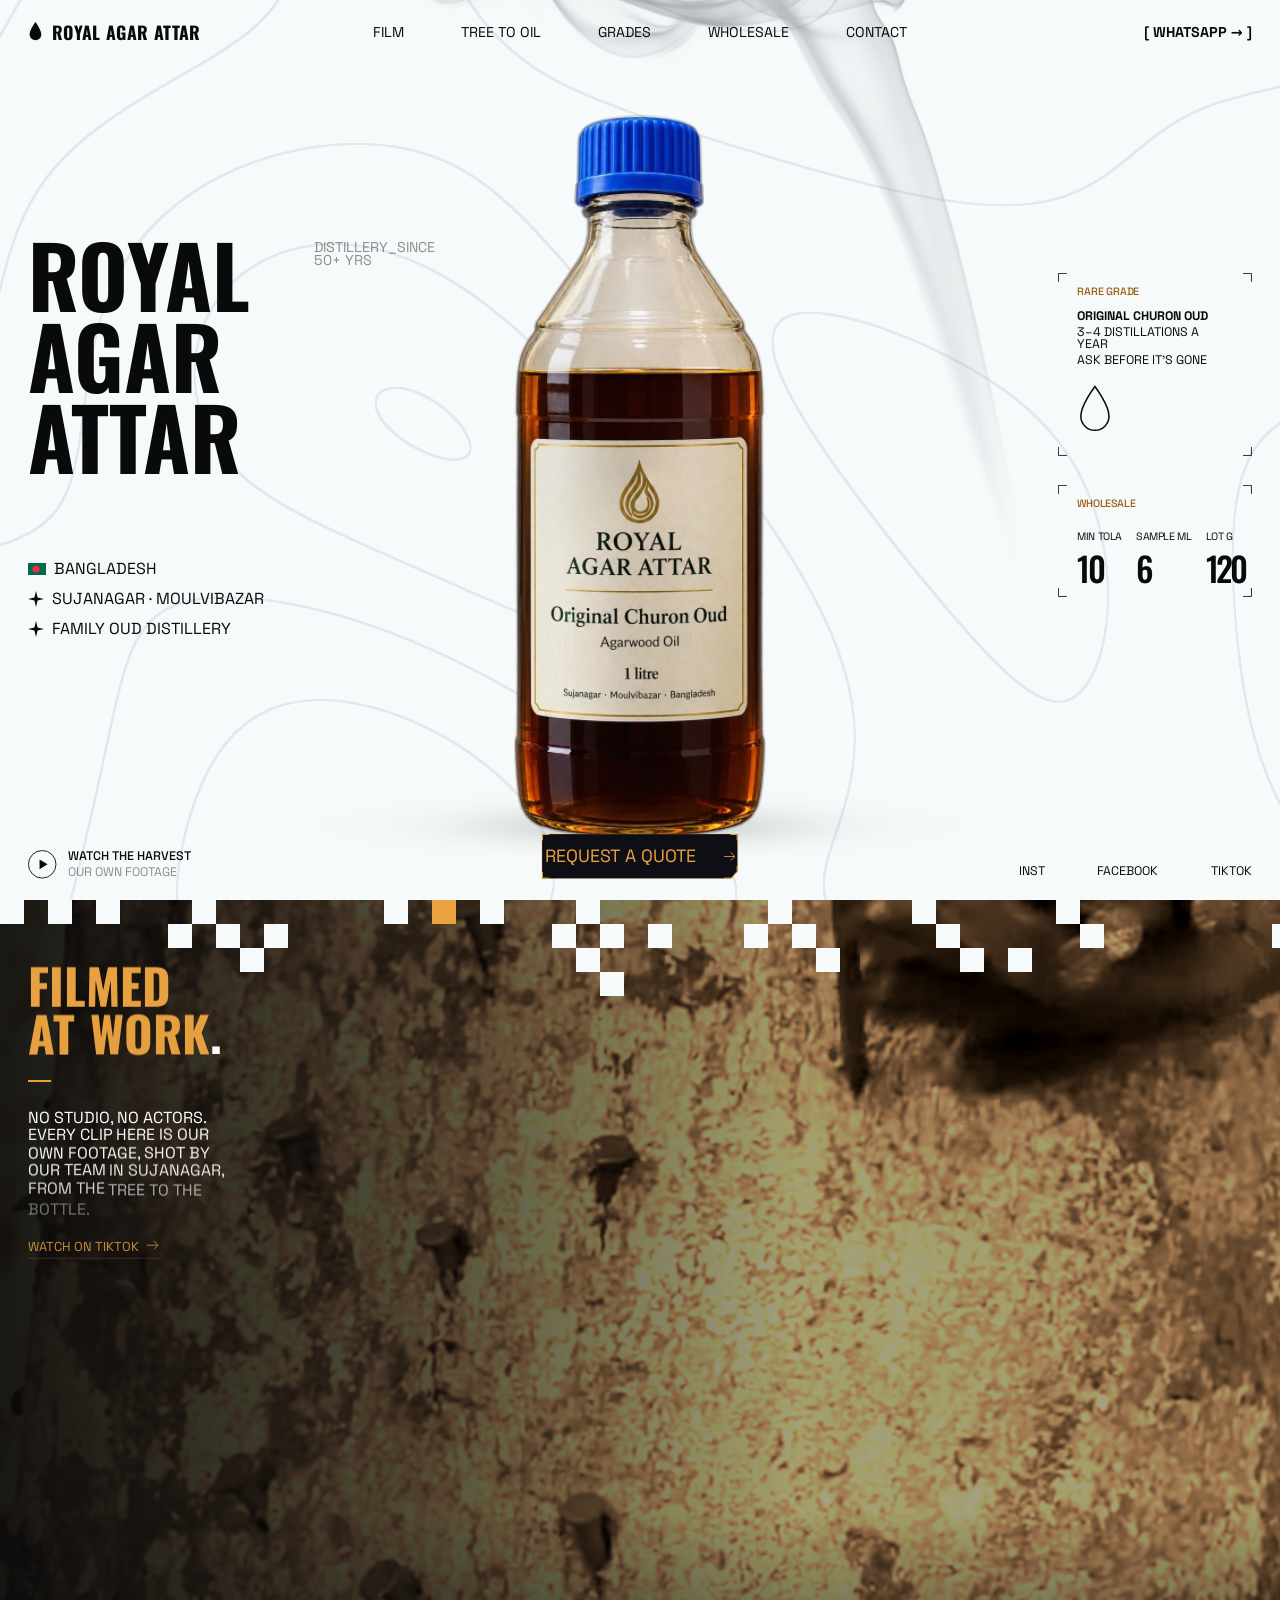
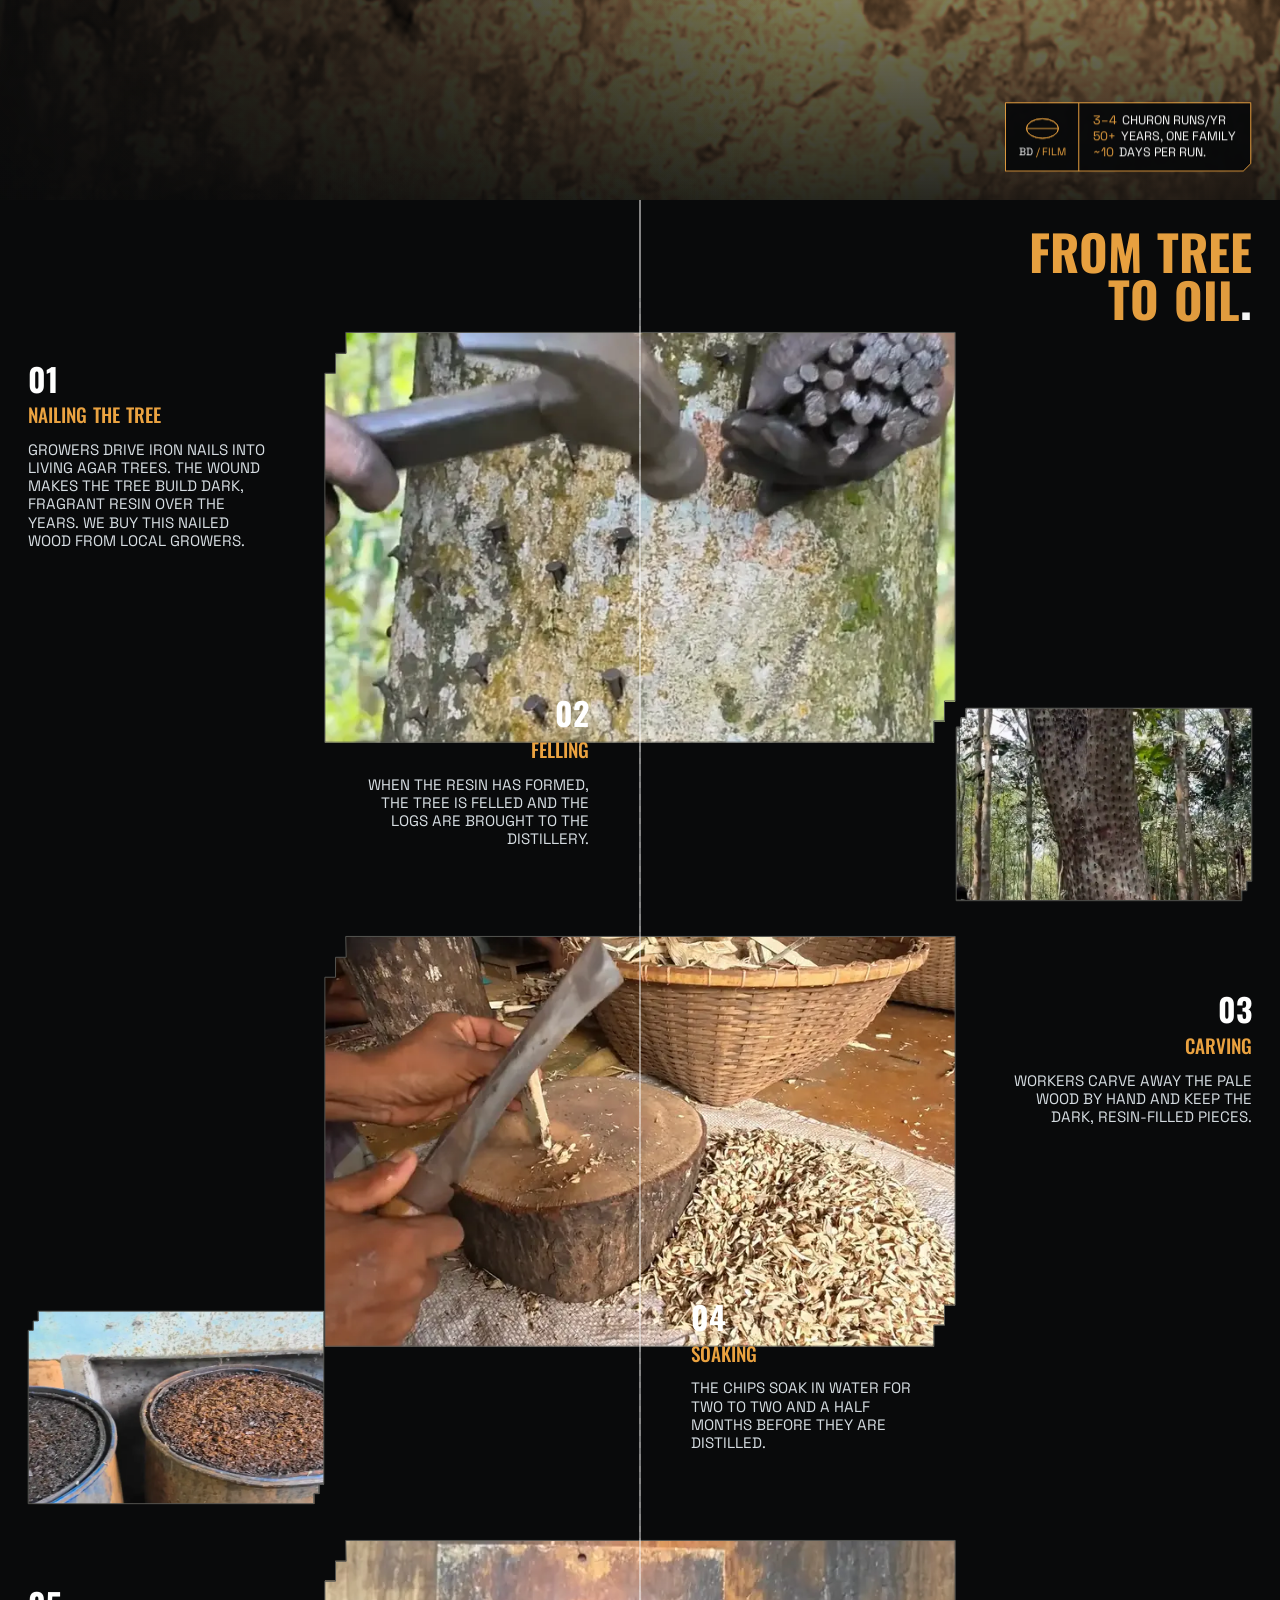
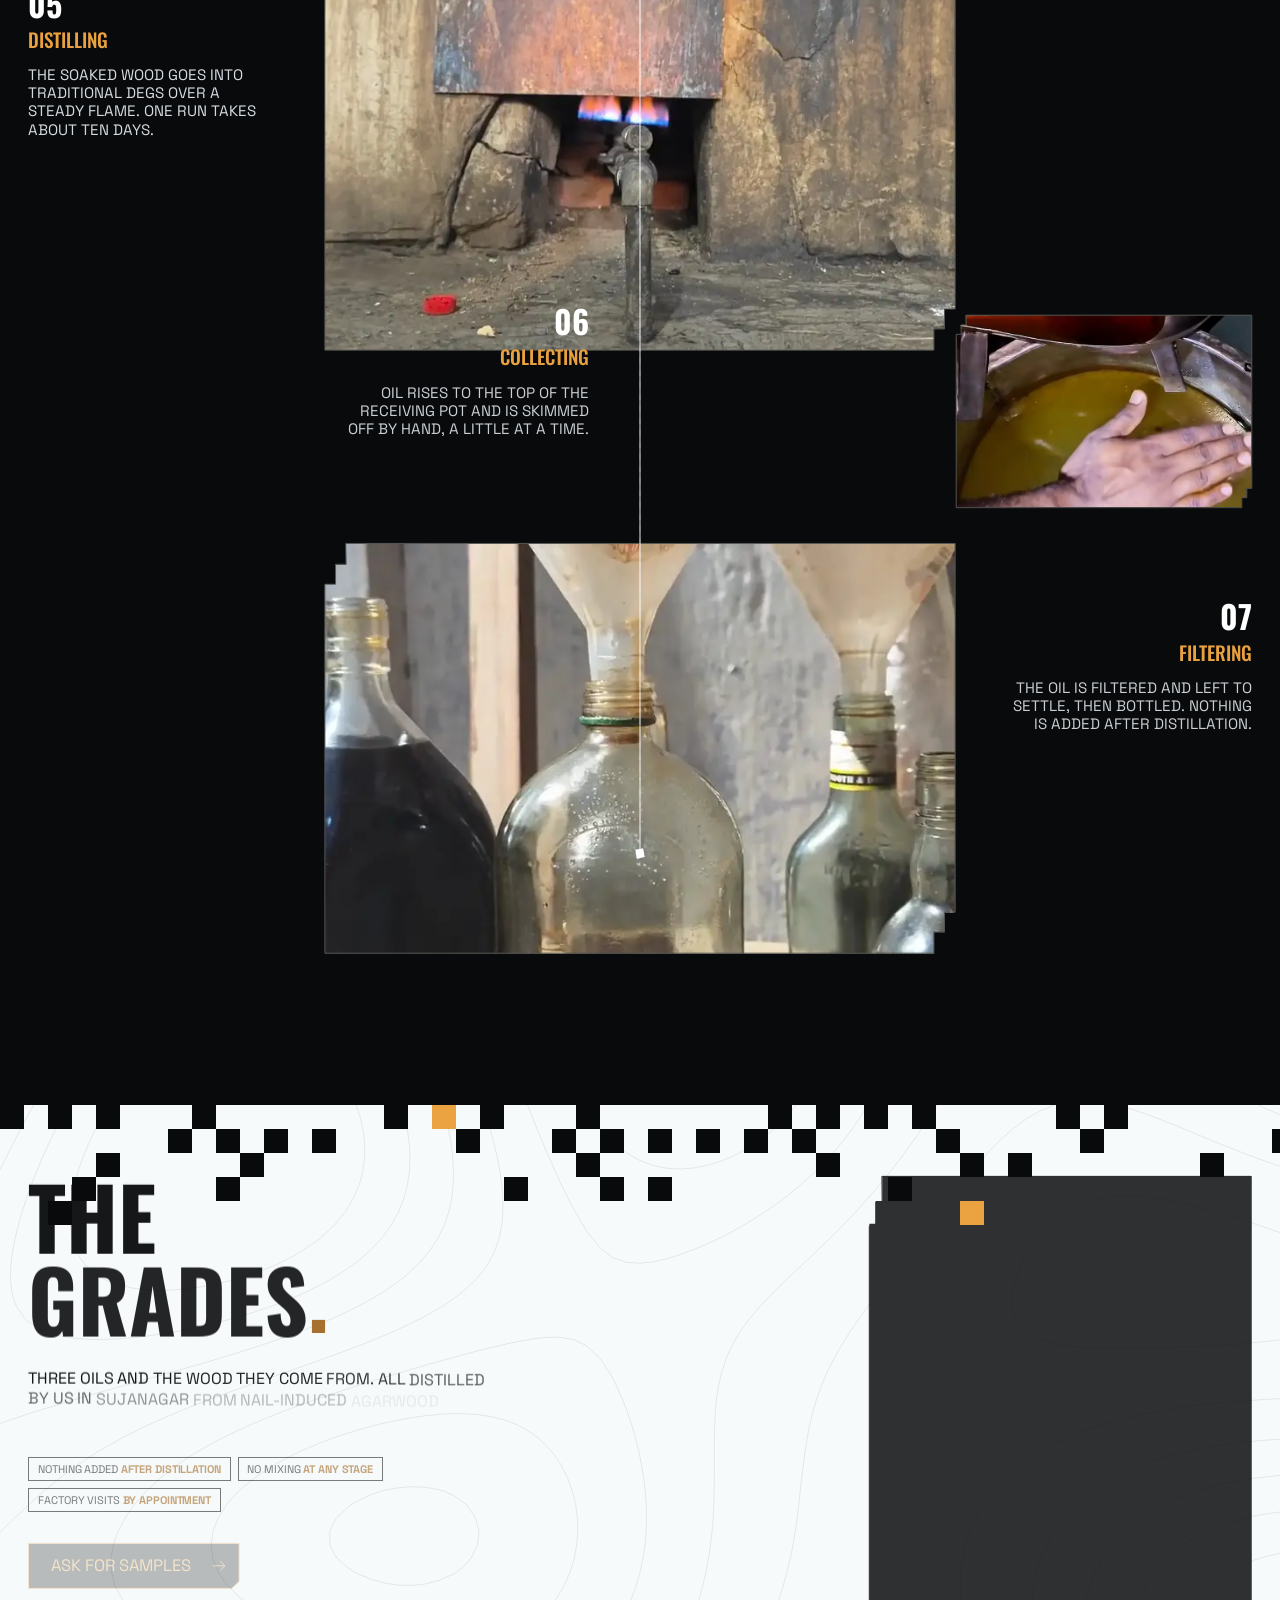
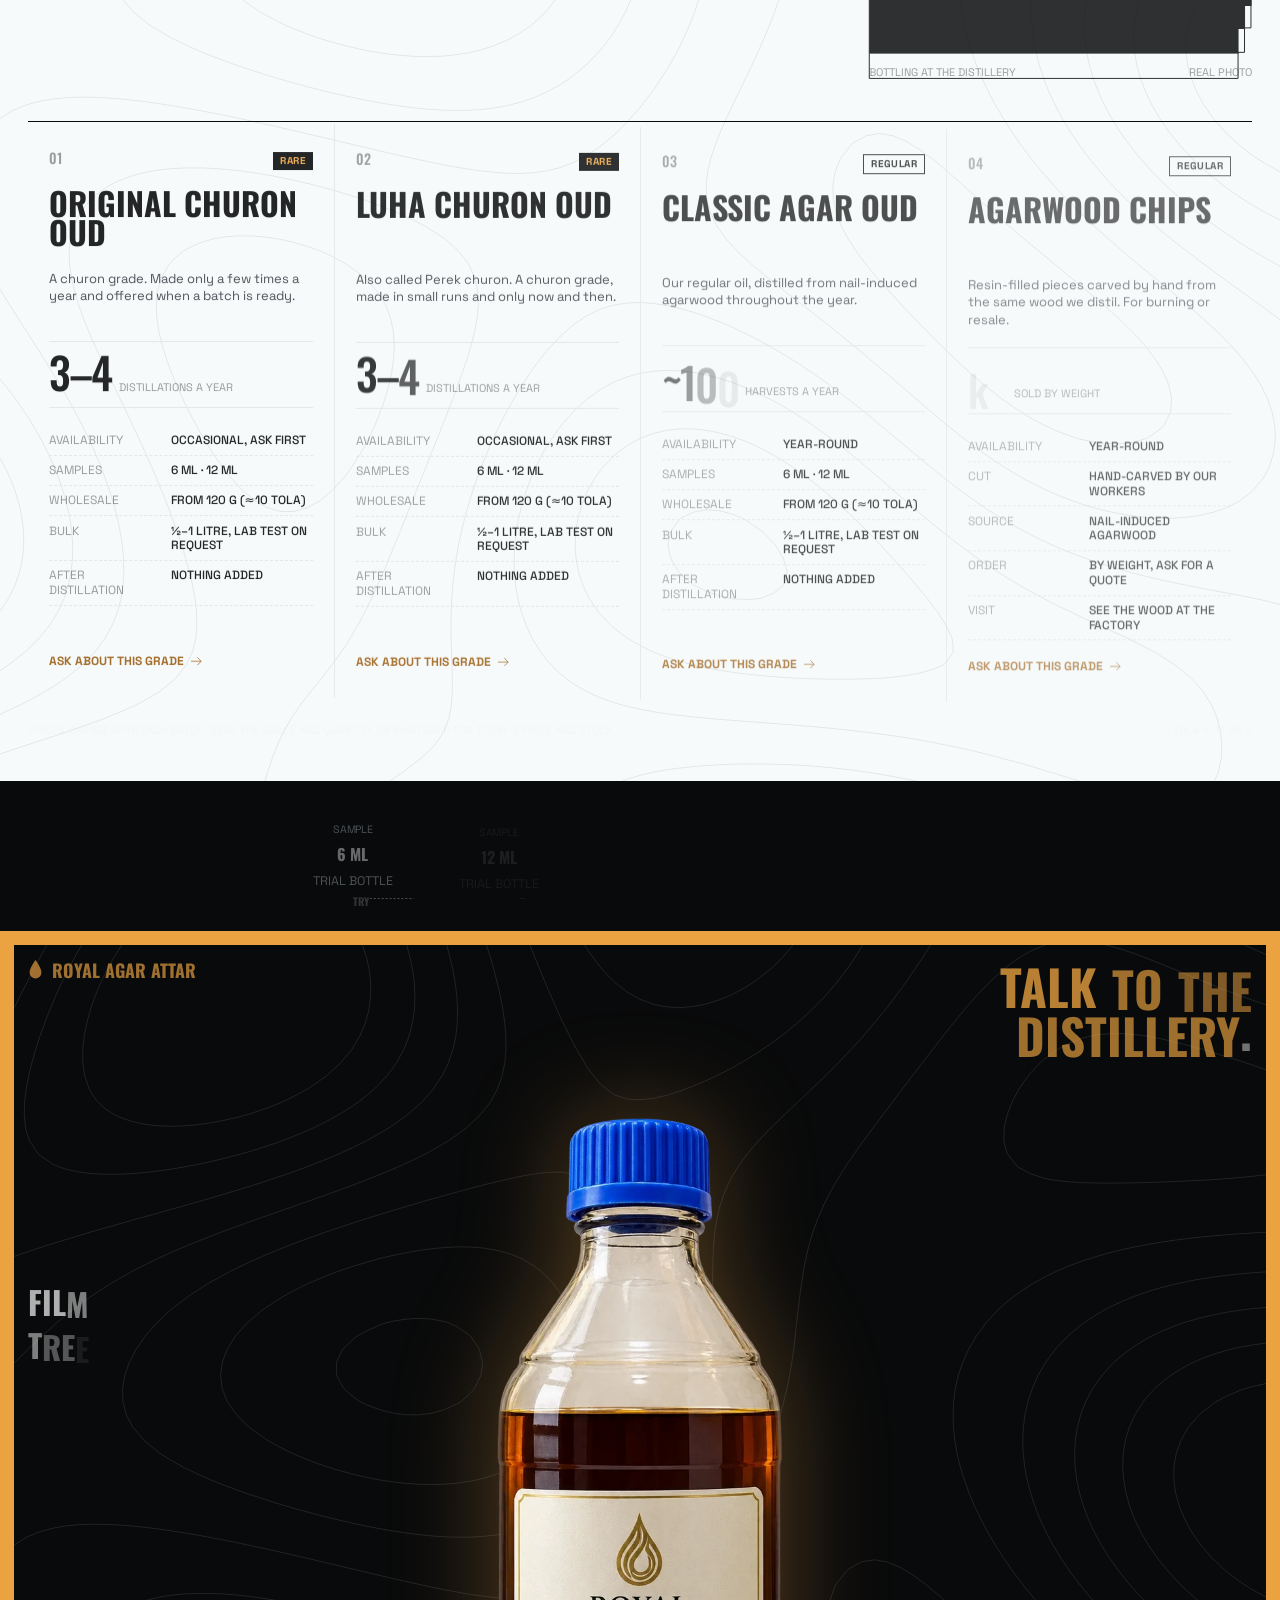
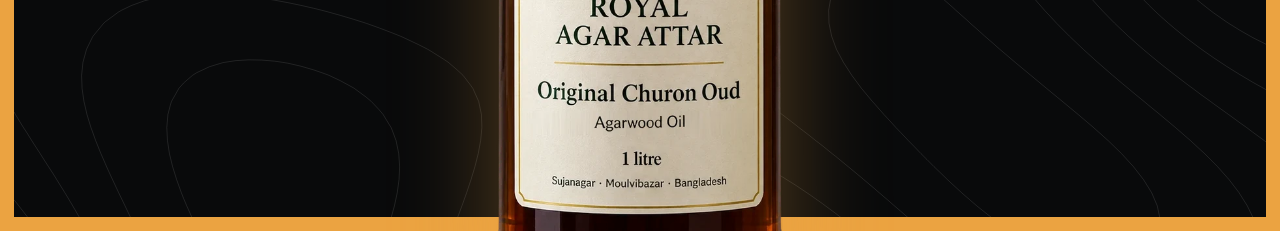
<file: index.html>
<!doctype html>
<html lang="en">
<head>
<meta charset="utf-8">
<meta name="viewport" content="width=device-width, initial-scale=1, viewport-fit=cover">
<title>Royal Agar Attar | Agarwood oil from Sujanagar, Bangladesh</title>
<meta name="description" content="Family oud oil distillery in Sujanagar, Barlekha, Moulvibazar, Bangladesh. Original Churon, Luha Churon and Classic Agar oud oil, plus agarwood chips. Samples and wholesale on WhatsApp.">
<meta property="og:title" content="Royal Agar Attar">
<meta property="og:description" content="Oud oil distilled in Sujanagar, Bangladesh. Samples 6 / 12 ml, wholesale from 120 g.">
<meta property="og:image" content="https://royalagarattar.qd.je/assets/img/social-share.jpg">
<meta property="og:image:width" content="1200">
<meta property="og:image:height" content="630">
<meta property="og:image:alt" content="Royal Agar Attar oud oil bottle, distilled in Sujanagar, Moulvibazar, Bangladesh">
<meta property="og:type" content="website">
<meta property="og:site_name" content="Royal Agar Attar">
<meta name="twitter:card" content="summary_large_image">
<meta name="application-name" content="Royal Agar Attar">
<meta name="robots" content="index, follow, max-image-preview:large">
<meta name="google-site-verification" content="vwGH6qP2EPcbdUnidfpTenvujjrBqxff-KikJVg-q_M" />
<meta name="msvalidate.01" content="9A3FB4038A93574C0C55FA20D097FA5E" />
<meta property="og:url" content="https://royalagarattar.qd.je/">
<link rel="canonical" href="https://royalagarattar.qd.je/">
<meta name="theme-color" content="#f7fafb">
<link rel="icon" href="/favicon.ico" sizes="48x48">
<link rel="icon" href="/assets/favicon.svg" type="image/svg+xml">
<link rel="icon" href="/assets/favicon-96.png" type="image/png" sizes="96x96">
<link rel="apple-touch-icon" href="/assets/apple-touch-icon.png">
<link rel="manifest" href="/site.webmanifest">
<script type="application/ld+json">[{"@context": "https://schema.org", "@type": "WebSite", "name": "Royal Agar Attar", "alternateName": ["Royal Agor Attar", "Royal Agarwood & Chips"], "url": "https://royalagarattar.qd.je/"}, {"@context": "https://schema.org", "@type": "Organization", "name": "Royal Agar Attar", "alternateName": "Royal Agor Attar", "url": "https://royalagarattar.qd.je/", "logo": "https://royalagarattar.qd.je/assets/icon-512.png", "image": "https://royalagarattar.qd.je/assets/img/social-share.jpg", "description": "Family agarwood (oud) oil distillery in Sujanagar, Barlekha, Moulvibazar, Bangladesh. Original Churon, Luha Churon and Classic Agar oud oil, plus agarwood chips. Samples and wholesale.", "telephone": "+8801819420122", "address": {"@type": "PostalAddress", "addressLocality": "Sujanagar, Barlekha", "addressRegion": "Moulvibazar, Sylhet Division", "addressCountry": "BD"}, "contactPoint": {"@type": "ContactPoint", "telephone": "+8801819420122", "contactType": "sales", "availableLanguage": ["English", "Bengali"]}, "sameAs": ["https://www.facebook.com/profile.php?id=61577326690975", "https://www.instagram.com/royalagorattar/", "https://www.tiktok.com/@ehsanur49"]}]</script>
<link rel="preload" as="font" type="font/woff2" href="assets/fonts/oswald-latin-700.woff2" crossorigin>
<link rel="preload" as="font" type="font/woff2" href="assets/fonts/space-grotesk-latin-400.woff2" crossorigin>
<link rel="preload" as="image" href="assets/img/smoke.webp">
<link rel="preload" as="image" href="assets/img/bottle.webp">

<script>window.dataLayer = window.dataLayer || [];</script>
<!-- Google Tag Manager -->
<script>(function(w,d,s,l,i){w[l]=w[l]||[];w[l].push({'gtm.start':
new Date().getTime(),event:'gtm.js'});var f=d.getElementsByTagName(s)[0],
j=d.createElement(s),dl=l!='dataLayer'?'&l='+l:'';j.async=true;j.src=
'https://www.googletagmanager.com/gtm.js?id='+i+dl;f.parentNode.insertBefore(j,f);
})(window,document,'script','dataLayer','GTM-W9JVFSKX');</script>
<!-- End Google Tag Manager -->

<style>
@font-face{font-family:"Oswald";font-style:normal;font-weight:500;font-display:swap;src:url(assets/fonts/oswald-latin-500.woff2) format("woff2")}
@font-face{font-family:"Oswald";font-style:normal;font-weight:700;font-display:swap;src:url(assets/fonts/oswald-latin-700.woff2) format("woff2")}
@font-face{font-family:"Space Grotesk";font-style:normal;font-weight:400;font-display:swap;src:url(assets/fonts/space-grotesk-latin-400.woff2) format("woff2")}
@font-face{font-family:"Space Grotesk";font-style:normal;font-weight:500;font-display:swap;src:url(assets/fonts/space-grotesk-latin-500.woff2) format("woff2")}
@font-face{font-family:"Space Grotesk";font-style:normal;font-weight:700;font-display:swap;src:url(assets/fonts/space-grotesk-latin-700.woff2) format("woff2")}
:root{
  --raw-ice-50:#f7fafb; --raw-ice-100:#ebeef1; --raw-ice-200:#dfe5e9; --raw-steel-400:#b6c1c8;
  --raw-ink-950:#090a0b; --raw-ink-900:#0e0f14; --raw-ink-800:#1b1d24; --raw-ink-700:#2a2d36;
  --raw-ink-a35:rgb(9 10 11 / .45);
  --raw-slate-500:#7a7a7a; --raw-slate-600:#4d4d4d; --raw-slate-900:#1e1e1e;
  --raw-amber-400:#eba341;           /* accent: the colour of the oil held to light */
  --raw-amber-700:#9a5c10;           /* accent text on the light ground */
  --raw-amber-a25:rgb(235 163 65 / .25);
  --raw-stone-600:#535450;
  --raw-white-a10:rgb(255 255 255 / .1); --raw-white-a20:rgb(255 255 255 / .2); --raw-white-a40:rgb(255 255 255 / .45);
  --raw-ink-a08:rgb(9 10 11 / .08);

  --background:var(--raw-ice-50); --foreground:var(--raw-ink-950); --foreground-muted:var(--raw-ink-a35);
  --surface-dark:var(--raw-ink-900); --surface-black:var(--raw-ink-950);
  --surface-soft:var(--raw-ice-200); --border-muted:var(--raw-ice-200);
  --foreground-on-dark:#fff; --foreground-on-dark-muted:var(--raw-steel-400); --foreground-on-dark-faint:var(--raw-white-a40);
  --map-dot:var(--raw-slate-500); --map-grid:var(--raw-slate-600); --map-ghost:var(--raw-slate-900);
  --timeline-outline:var(--raw-stone-600); --timeline-fill:var(--raw-white-a10); --timeline-rail:var(--raw-white-a20);
  --paddock-contour:var(--raw-ink-a08); --footer-contour:var(--raw-white-a10);
  --accent:var(--raw-amber-400); --accent-ink:var(--raw-amber-700); --accent-muted:var(--raw-amber-a25);

  --type-impact:6rem; --type-display-lg:4.375rem; --type-display:3.25rem; --type-heading:2.375rem;
  --type-title:1.25rem; --type-lead:1.125rem; --type-label:1rem; --type-body:.875rem; --type-eyebrow:.75rem;
  --ease-entrance:cubic-bezier(.2,0,0,1); --ease-plate:cubic-bezier(.33,0,0,1);
  --font-sans:"Space Grotesk",system-ui,sans-serif; --font-display:"Oswald",Impact,sans-serif;
}
html{font-size:16px;-webkit-text-size-adjust:100%}
@media (max-width:1920px){html{font-size:.833333vw}}
@media (max-width:1440px){html{font-size:1.111111vw}}
@media (max-width:1279px){html{font-size:16px}}
@media (min-width:1441px) and (max-width:1920px){
  [data-hero]{--hb:calc(1920/1440);--type-impact:calc(6rem*var(--hb));--type-display-lg:calc(4.375rem*var(--hb));--type-heading:calc(2.375rem*var(--hb));--type-title:calc(1.25rem*var(--hb));--type-lead:calc(1.125rem*var(--hb));--type-label:calc(1rem*var(--hb));--type-body:calc(.875rem*var(--hb));--type-eyebrow:calc(.75rem*var(--hb))}
  [data-hero] [data-hero-panels]{width:calc(13.625rem*var(--hb))}
  [data-season]{--type-lead:calc(1.125rem*1.3333);--type-body:calc(.875rem*1.3333);--type-eyebrow:calc(.75rem*1.3333)}
}
*,*::before,*::after{box-sizing:border-box}
body{margin:0;background:var(--background);color:var(--foreground);font-family:var(--font-sans);min-height:100lvh;-webkit-font-smoothing:antialiased;overflow-x:clip}
a{color:inherit;text-decoration:none}
img{display:block;max-width:100%}
ul,ol,dl,dd,h1,h2,h3,p{margin:0;padding:0;list-style:none}
button{font:inherit;color:inherit;background:none;border:0;cursor:pointer;padding:0}
.sr-only{position:absolute!important;width:1px;height:1px;overflow:hidden;clip:rect(0 0 0 0);white-space:nowrap}
.up{text-transform:uppercase}
.tx{display:flex;flex-wrap:wrap;column-gap:.3em}
.tx>span{display:inline-block;will-change:transform,opacity;opacity:0}
.tx[data-split="letters"]{column-gap:0;flex-wrap:nowrap}
.rv{opacity:0}
:focus-visible{outline:2px solid var(--accent);outline-offset:3px}
html.lock{position:relative;overflow:hidden;height:100%}

/* ---------- sticky stack ---------- */
.stack{position:relative;background:var(--surface-black)}
.layer{position:sticky;top:0;z-index:0}
.layer+.layer{z-index:10}
.layer-inner{transform-origin:center}
.shade{position:absolute;inset:0;background:var(--surface-black);opacity:0;pointer-events:none;z-index:40}
.layer-last{position:relative;z-index:20}

/* ---------- hero ---------- */
[data-hero]{position:relative;isolation:isolate;min-height:100lvh;overflow:hidden;background:var(--background)}
.hero-canvas{position:absolute;inset:0;z-index:0;pointer-events:none;width:100%;height:100%;display:block;transform:translateZ(0)}
.hero-fallback{position:absolute;inset:0;z-index:0;display:none;align-items:flex-end;justify-content:center;pointer-events:none}
.hero-fallback img{height:84%;width:auto}
.no-webgl .hero-fallback{display:flex}
.fitbox-wrap{position:absolute;inset:0;margin:0 -1.5rem;pointer-events:none}
.fitbox{position:absolute;left:0;right:0;bottom:0;height:calc(100% - 4rem)}
.ramp{position:absolute;left:0;right:0;bottom:0;height:12%;z-index:10;pointer-events:none;background-image:linear-gradient(to bottom,color-mix(in srgb,var(--background) 0%,transparent) 0%,color-mix(in srgb,var(--background) 6%,transparent) 26%,color-mix(in srgb,var(--background) 20%,transparent) 46%,color-mix(in srgb,var(--background) 45%,transparent) 64%,color-mix(in srgb,var(--background) 74%,transparent) 80%,color-mix(in srgb,var(--background) 93%,transparent) 91%,var(--background) 100%)}
.hero-col{position:relative;z-index:20;min-height:100lvh;display:flex;flex-direction:column;gap:1rem;padding:1.5rem;pointer-events:none}
.hero-col a,.hero-col button{pointer-events:auto}
@media (min-width:640px){.hero-col{padding:1.5rem 2rem}}

.masthead{display:flex;align-items:center;justify-content:space-between;position:relative;z-index:30}
.logo{display:flex;align-items:center;gap:.6rem;font-family:var(--font-display);font-weight:700;text-transform:uppercase;font-size:1.25rem;line-height:.9;letter-spacing:.02em}
.logo svg{width:1.05rem;height:1.5rem}
.nav{display:none}
.nav ul{display:flex;gap:4rem}
.nav a,.garage{font-size:var(--type-label);text-transform:uppercase;line-height:.9;transition:color 150ms var(--ease-entrance)}
.nav a:hover,.garage:hover{color:var(--accent-ink)}
.garage{display:none;font-weight:700}
.burger{padding:.5rem;margin-right:-.5rem;display:flex;flex-direction:column;gap:.3125rem}
.burger i{display:block;width:1.5rem;height:1px;background:var(--foreground)}
@media (min-width:1280px){.nav{display:block;position:absolute;left:50%;transform:translateX(-50%)}.garage{display:inline}.burger{display:none}}

.hero-mid{display:flex;flex-direction:column;gap:1rem;order:2}
.identity{position:relative;max-width:26.0625rem}
.ident-id{font-size:var(--type-label);text-transform:uppercase;color:var(--foreground-muted);margin-bottom:1rem;line-height:.9}
.hero-name{font-family:var(--font-display);font-weight:700;text-transform:uppercase;line-height:.95;font-size:var(--type-display-lg);max-width:6.4em;justify-content:flex-start}
.meta{display:flex;flex-direction:column;gap:1rem;margin-top:2rem}
.meta li{display:flex;align-items:center;gap:.5rem;font-size:var(--type-lead);text-transform:uppercase;line-height:.9}
.meta svg{flex:none}
.panels{display:none;gap:2rem}
.bpanel{position:relative;padding:1rem 1.375rem 1.1875rem;pointer-events:auto}
.bpanel>svg.c{position:absolute;width:.625rem;height:.625rem;stroke:currentColor;fill:none}
.c.k-tr{top:0;right:0}.c.k-tl{top:0;left:0;transform:scaleX(-1)}.c.k-bl{bottom:0;left:0;transform:scale(-1)}.c.k-br{bottom:0;right:0;transform:scaleY(-1)}
.eyebrow{font-size:var(--type-eyebrow);font-weight:500;text-transform:uppercase;line-height:.9;letter-spacing:-.02em;color:var(--accent-ink)}
.p-list{margin-top:1rem;display:flex;flex-direction:column;gap:.375rem;font-size:var(--type-body);text-transform:uppercase;line-height:.9}
.p-list dt{font-weight:700}
.p-drop{margin-top:1.25rem;height:3.6rem;width:auto}
.stats{margin-top:1.5rem;display:grid;grid-template-columns:repeat(3,1fr);gap:1rem}
.stats div{display:flex;flex-direction:column;gap:.55rem}
.stats dt{font-size:var(--type-eyebrow);text-transform:uppercase;letter-spacing:-.04em;white-space:nowrap}
.stats dd{font-family:var(--font-display);font-weight:500;font-size:var(--type-heading);line-height:.72;letter-spacing:-.08em;padding-top:.15em}
.actions{order:4;margin-top:auto;display:flex;flex-direction:column;gap:1rem}
.trailer,.socials{display:none}
.trailer{align-items:center;gap:.75rem}
.trailer svg{width:2rem;height:2rem}
.trailer span{display:flex;flex-direction:column;gap:.375rem;font-size:var(--type-body);text-transform:uppercase;line-height:.9}
.trailer b{font-weight:500;transition:color 150ms}
.trailer:hover b{color:var(--accent-ink)}
.trailer em{font-style:normal;color:var(--foreground-muted)}
.socials{gap:2rem;justify-content:flex-end;font-size:var(--type-body);text-transform:uppercase}
.socials a{transition:color 150ms}.socials a:hover{color:var(--accent-ink)}

/* chamfered CTA */
.cta{position:relative;display:inline-flex;align-items:center;justify-content:center;gap:1.6em;font-size:var(--type-title);height:3.5rem;width:100%;text-transform:uppercase;line-height:.9;color:var(--accent);pointer-events:auto}
.cta>svg.f{position:absolute;inset:0;width:100%;height:100%;overflow:visible}
.cta .flood{transform-origin:left;transform:scaleX(0);transition:transform 250ms var(--ease-plate)}
.cta .lbl{position:relative;transition:color 250ms;white-space:nowrap}
.cta .arr{position:relative;width:.65em;height:.5em;stroke:currentColor;fill:none;transition:transform 150ms}
.cta:hover .flood,.cta:focus-visible .flood{transform:scaleX(1)}
.cta:hover .lbl,.cta:hover .arr{color:var(--surface-black)}
.cta:hover .arr{transform:translateX(.25rem)}
@media (min-width:640px){
  .actions{display:grid;grid-template-columns:1fr auto 1fr;align-items:end;gap:2rem;margin-top:auto}
  .trailer,.socials{display:flex}
  .cta{height:2.5em;width:11em}
  .panels{display:flex;flex-wrap:wrap}
}
@media (min-width:768px){
  .hero-mid{flex-direction:row;justify-content:space-between;gap:2rem}
  .hero-name{font-size:var(--type-impact)}
  .panels{flex-direction:column;width:13.625rem;flex-wrap:nowrap}
}
@media (min-width:1024px) and (max-width:1279px){.hero-name{font-size:var(--type-display-lg)}}
@media (max-width:1023px){.fitbox-wrap{top:30%}.fitbox{height:100%}}
@media (max-width:639px){.fitbox-wrap{top:44%}.panels{display:none}.hero-mid{gap:.5rem}.meta{margin-top:1.25rem}}
@media (max-width:1279px){.hero-mid{order:2}}
@media (min-width:1280px){
  .hero-col{gap:0}
  .hero-mid{flex:1;flex-direction:row;align-items:center;justify-content:space-between;order:2}
  .ident-id{position:absolute;left:20.0625rem;top:.5625rem;margin:0}
  .hero-name{font-size:var(--type-impact)}
  .meta{margin-top:6.0625rem}
  .fitbox-wrap,.ramp{display:none}
  .actions{margin-top:.5rem}
  .socials{gap:3.6875rem}
}
@media (max-height:500px){.hero-col{padding-top:.75rem;padding-bottom:.75rem}.hero-name{font-size:var(--type-heading)}.meta{gap:.25rem;margin-top:.5rem}.ident-id{margin-bottom:.25rem}}

/* veil */
.veil{position:fixed;inset:0;z-index:60;display:flex;flex-direction:column;align-items:center;justify-content:center;background:var(--background)}
.veil-in{display:flex;flex-direction:column;align-items:center}
.veil-mark{position:relative;width:3rem;height:8.6rem;-webkit-mask:url(assets/img/bottle-mask.png) center/contain no-repeat;mask:url(assets/img/bottle-mask.png) center/contain no-repeat}
.veil-mark i{position:absolute;inset:0;background:var(--foreground)}
.veil-mark i:first-child{opacity:.12}
.veil-mark i:last-child{transform-origin:top;transform:scaleY(0)}
.veil-name{margin-top:1.75rem;font-size:var(--type-lead);text-transform:uppercase;line-height:.9;letter-spacing:.18em;opacity:0}
.veil-meter{position:absolute;left:0;right:0;bottom:0;height:4px;background:var(--border-muted)}
.veil-meter i{position:absolute;inset:0;background:var(--foreground);transform-origin:left;transform:scaleX(0)}

/* menu sheet */
.sheet{position:fixed;inset:0;z-index:70;background:var(--background);padding:1.5rem 2rem;display:flex;flex-direction:column;opacity:0}
.sheet[hidden]{display:none}
.sheet-top{display:flex;justify-content:space-between;align-items:center}
.sheet-close{position:relative;width:2rem;height:2rem}
.sheet-close i{position:absolute;left:.25rem;right:.25rem;top:50%;height:1px;background:var(--foreground)}
.sheet-close i:first-child{transform:rotate(45deg)}.sheet-close i:last-child{transform:rotate(-45deg)}
.sheet nav{flex:1;display:flex;flex-direction:column;justify-content:center;gap:1rem}
.sheet nav a{font-family:var(--font-display);font-weight:700;font-size:var(--type-heading);text-transform:uppercase;line-height:.95;opacity:0;display:block;width:max-content}
.sheet nav a:hover{color:var(--accent-ink)}
@media (min-width:640px){.sheet nav{gap:1.5rem}.sheet nav a{font-size:var(--type-display)}}

/* chequered seam */
.flag{position:absolute;left:0;right:0;top:0;height:34svh;pointer-events:none;z-index:10;display:block;width:100%}
.flag.top{z-index:30}
@media (max-width:639px){.flag,.flag.top{z-index:0}}

/* ---------- lap (season) ---------- */
[data-season]{container-type:inline-size;position:relative;isolation:isolate;min-height:var(--season-h,100lvh);overflow:hidden;background:var(--surface-black);color:var(--foreground-on-dark)}
.film{position:absolute;inset:0;overflow:hidden}
.film video,.film canvas{position:absolute;inset:0;width:100%;height:100%;object-fit:cover;display:block}
.film video{filter:sepia(1) saturate(1.6) hue-rotate(-12deg) brightness(.62) contrast(1.15)}
.film.gl video{visibility:hidden}
.film-shade{position:absolute;inset:0;pointer-events:none;background:linear-gradient(90deg,rgb(9 10 11/.9) 0%,rgb(9 10 11/.55) 32%,rgb(9 10 11/0) 62%),linear-gradient(0deg,rgb(9 10 11/.8) 0%,rgb(9 10 11/0) 32%)}
.film-link{pointer-events:auto;display:inline-flex;align-items:center;gap:.6em;margin-top:1.5rem;font-size:max(.9722cqw,13px);text-transform:uppercase;color:var(--accent);border-bottom:1px solid var(--accent-muted);padding-bottom:.3em;transition:border-color 150ms}
.film-link .arr{width:.9em;height:.7em;stroke:currentColor;fill:none;transition:transform 150ms}
.film-link:hover{border-color:var(--accent)}.film-link:hover .arr{transform:translateX(.25rem)}
@media (max-width:639px){.film-shade{background:linear-gradient(180deg,rgb(9 10 11/.85) 0%,rgb(9 10 11/.3) 45%,rgb(9 10 11/.75) 100%)}}
.season-col{position:relative;z-index:20;min-height:var(--season-h,100lvh);display:flex;flex-direction:column;justify-content:space-between;gap:4rem;padding:4.8611cqw 1.5rem 2rem;pointer-events:none}
@media (min-width:640px){.season-col{padding:4.8611cqw max(2.2222cqw,var(--gutter-min,0px)) max(2.2222cqw,var(--gutter-min,0px))}}
.h-dark{font-family:var(--font-display);font-weight:700;text-transform:uppercase;line-height:.95;color:var(--accent);font-size:max(3.8194cqw,var(--head-min,0px))}
.h-dark .tx{justify-content:flex-start}
.dot-w{color:var(--foreground-on-dark)}
.rule{width:max(1.6667cqw,24px);height:max(.1389cqw,2px);background:var(--accent);margin-top:max(1.9444cqw,var(--head-air,0px));transform-origin:left;transform:scaleX(0);opacity:0}
.intro{margin-top:max(2.0833cqw,var(--head-air,0px));width:max(16.1111cqw,var(--copy-min-w,0px));font-size:max(1.25cqw,var(--copy-min-size,0px));text-transform:uppercase;line-height:1.1;column-gap:.22em}
.plate{align-self:flex-end;position:relative;width:var(--plate-w,19.2361cqw);height:var(--plate-h,5.4167cqw);display:grid;grid-template-columns:var(--plate-cell,5.7639cqw) 1fr;opacity:0}
.plate>svg.pf{position:absolute;inset:0;width:100%;height:100%}
.badge{position:relative;display:flex;flex-direction:column;align-items:center;justify-content:center;gap:var(--plate-badge-gap,.7639cqw)}
.badge svg{width:var(--plate-globe-w,2.5694cqw);height:var(--plate-globe-h,1.5972cqw);stroke:var(--accent);fill:none;overflow:visible}
.badge p{display:flex;gap:.3em;font-size:var(--plate-eyebrow,max(.8333cqw,var(--type-min,0px)));line-height:.72;letter-spacing:-.02em;text-transform:uppercase}
.pst{position:relative;display:flex;flex-direction:column;justify-content:center;padding-left:var(--plate-stats-left,1.1111cqw);gap:var(--plate-stats-gap,.5556cqw);text-transform:uppercase;line-height:.72;font-size:var(--plate-body,max(.9722cqw,var(--type-min,0px)))}
.pst div{display:flex;gap:.35em;white-space:nowrap}
.pst dt{color:var(--accent)}
.pst .tx{column-gap:0;flex-wrap:nowrap}
@media (max-width:1023px){[data-season]{--gutter-min:32px;--type-min:13px;--copy-min-size:17px;--copy-min-w:15rem;--head-min:6.6667cqw;--plate-w:277px;--plate-h:78px;--plate-cell:83px;--plate-badge-gap:11px;--plate-globe-w:37px;--plate-globe-h:23px;--plate-stats-left:16px;--plate-stats-gap:8px;--plate-eyebrow:12px;--plate-body:14px}}
@media (max-width:639px){[data-season]{--head-min:40px;--head-air:20px;--season-h:680px}}

/* ---------- timeline ---------- */
.tl{container-type:inline-size;position:relative;isolation:isolate;width:100%;background:var(--surface-black);color:var(--foreground-on-dark);padding-bottom:10.4167cqw}
.tl-in{--gutter:max(2.2222cqw,var(--gutter-min,0px));position:relative;width:100%;padding-top:calc(11.7361cqw + var(--top-pad-extra,0px))}
.tl h2{position:absolute;z-index:20;top:var(--head-top,max(2.2222cqw,var(--gutter-min,0px)));right:max(2.2222cqw,var(--gutter-min,0px));width:max(24cqw,var(--head-w-min,0px));display:flex;flex-direction:column;align-items:flex-end;text-align:right}
.tl h2 .tx{justify-content:flex-end;margin:0!important}
.rail{position:absolute;bottom:0;left:50%;transform:translateX(-50%);z-index:10;width:1.1111cqw;top:0}
.rail svg{width:100%;height:100%;overflow:visible;display:block}
.row{position:relative;width:100%;height:calc(var(--h)*100cqw/1440);transition:opacity 400ms var(--ease-entrance)}
.row.c{--h:462}.row.s{--h:217}
.tl-in.dim .row:not(:hover){opacity:.35}
.pl-layer{position:absolute;inset:0}
.pl{position:absolute;top:0;bottom:0;width:calc(var(--w)*100cqw/1440)}
.row.c .pl{--w:710;left:50%;transform:translateX(-50%)}
.row.s .pl{--w:333}
.row.s.l .pl{left:var(--gutter)}.row.s.r .pl{right:var(--gutter)}
.pl-fill{position:absolute;inset:0;overflow:hidden;background:var(--timeline-fill);clip-path:url(#plateClip);transition:inset 700ms var(--ease-plate)}
.row:hover .pl-fill{inset:5%}
.pl-slot{position:absolute;left:0;right:0;top:-10%;height:100%}
.pl-slot img{width:100%;height:110%;object-fit:cover;object-position:center 40%}
.pl>svg{position:absolute;inset:0;width:100%;height:100%;fill:none;stroke:var(--timeline-outline);stroke-width:1;vector-effect:non-scaling-stroke;overflow:visible}
.pl>svg path{vector-effect:non-scaling-stroke}
.copy-layer{position:absolute;inset:0;pointer-events:none}
.copy{position:absolute;width:max(19cqw,var(--copy-min-w,0px));display:flex;flex-direction:column;gap:1.3cqw}
.row.c.l .copy{left:var(--gutter);top:50%;transform:translateY(-50%)}
.row.c.r .copy{right:var(--gutter);top:50%;transform:translateY(-50%);text-align:right;align-items:flex-end}
.row.s.l .copy{left:calc(50% + 4cqw);top:20%}
.row.s.r .copy{right:calc(50% + 4cqw);top:20%;text-align:right;align-items:flex-end}
.yr{font-family:var(--font-display);font-weight:700;font-size:max(2.5cqw,var(--year-min,0px));line-height:.72;column-gap:0;flex-wrap:nowrap}
.row.r .yr{justify-content:flex-end}
.ct{font-family:var(--font-display);font-weight:500;text-transform:uppercase;font-size:max(1.5cqw,19px);line-height:.95;color:var(--accent)}
.cb{font-size:max(1.1806cqw,15px);text-transform:uppercase;line-height:1.2;color:#d6dde2;opacity:0}
@media (max-width:1023px){.tl{overflow-x:clip;--copy-min-w:200px;--year-min:30px;--head-w-min:82cqw}.tl-in{--top-pad-extra:16cqw}.tl h2{--head-top:10.4167cqw}.tl h2,.tl h2 .tx{align-items:center;justify-content:center;text-align:center;right:0;left:0;margin:auto}.rail{top:calc(11.7361cqw + 16cqw)}}
@media (max-width:639px){
  .tl-in{display:flex;flex-direction:column;gap:2.5rem;padding:0 24px;padding-top:calc(8rem + 15cqw)}
  .tl h2{top:3rem;left:24px;right:auto;width:auto;flex-direction:column;align-items:flex-start;text-align:left;font-size:40px}
  .tl h2 .tx,.tl h2>span{justify-content:flex-start!important}
  .rail{display:none}
  .row,.row.c,.row.s{height:auto;display:flex;flex-direction:column;gap:.75rem}
  .pl-layer,.copy-layer{position:relative;inset:auto}
  .pl,.row.c .pl,.row.s .pl{position:relative;width:82%;aspect-ratio:710/462;left:auto;right:auto;transform:none}
  .row:nth-child(even) .pl{margin-left:auto}
  .copy,.row .copy,.row.c.l .copy,.row.c.r .copy{transform:none;position:relative;left:auto!important;right:auto!important;top:auto!important;width:82%;text-align:left!important;align-items:flex-start!important}
  .row:nth-child(even) .copy{margin-left:auto}
  .row .yr{justify-content:flex-start}
  .tl-in.dim .row:not(:hover){opacity:1}
}

/* ---------- grades ---------- */
.pad{container-type:inline-size;position:relative;isolation:isolate;width:100%;overflow:hidden;background:var(--background);color:var(--foreground);--G:max(2.2222cqw,24px);--P:calc(100cqw/1440)}
.pad>canvas.contour{position:absolute;inset:0;width:100%;height:100%;pointer-events:none}
.g-top{position:relative;z-index:20;display:grid;grid-template-columns:1fr calc(var(--P)*430);gap:4cqw;padding:calc(var(--G)*2.4) var(--G) 3.5cqw}
.pad h2{font-family:var(--font-display);font-weight:700;text-transform:uppercase;line-height:.95;font-size:max(6.6667cqw,48px)}
.pad h2 .tx{justify-content:flex-start}
.dot-a{color:var(--accent-ink)}
.g-lead{display:flex;flex-direction:column;gap:2.2cqw;margin-top:2.6cqw;max-width:max(36cqw,300px)}
.report{font-size:max(1.25cqw,16px);text-transform:uppercase;line-height:1.15;column-gap:.22em}
.g-facts{display:flex;flex-wrap:wrap;gap:.5rem;opacity:0}
.g-facts span{font-size:max(.8333cqw,11px);text-transform:uppercase;border:1px solid var(--foreground);padding:.55em .8em .45em;line-height:1;letter-spacing:-.01em}
.g-facts span b{color:var(--accent-ink);font-weight:700}
.cta-dark{--ch:max(3.4722cqw,46px);position:relative;display:block;height:var(--ch);width:calc(var(--ch)*4.6);color:var(--accent);text-transform:uppercase;opacity:0}
.cta-dark>svg.f{position:absolute;inset:0;width:100%;height:100%;overflow:visible}
.cta-dark .lbl{white-space:nowrap;position:absolute;top:0;bottom:0;left:calc(var(--ch)*24/50);display:flex;align-items:center;gap:calc(var(--ch)*24/50);font-size:calc(var(--ch)*18/50);line-height:.9;transition:color 250ms}
.cta-dark .arr{width:calc(var(--ch)*13.71/50);height:calc(var(--ch)*10.71/50);stroke:currentColor;fill:none;transition:transform 150ms}
.cta-dark .flood{transform-origin:left;transform:scaleX(0);transition:transform 250ms var(--ease-plate)}
.cta-dark:hover .flood{transform:scaleX(1)}.cta-dark:hover .lbl{color:var(--surface-black)}.cta-dark:hover .arr{transform:translateX(.25rem)}
.g-photo{position:relative;margin:0;opacity:0}
.g-photo .ph{position:relative;aspect-ratio:900/1125;overflow:hidden;background:var(--surface-black);clip-path:url(#plateClip)}
.g-photo img{position:absolute;inset:0;width:100%;height:100%;object-fit:cover}
.g-photo svg.o{position:absolute;inset:0;width:100%;height:100%;fill:none;stroke:var(--foreground);vector-effect:non-scaling-stroke;overflow:visible}
.g-photo figcaption{margin-top:.8rem;font-size:max(.8333cqw,11px);text-transform:uppercase;color:var(--foreground-muted);display:flex;justify-content:space-between;gap:1rem}
.g-grid{position:relative;z-index:20;display:grid;grid-template-columns:repeat(4,1fr);gap:var(--P);margin:0 var(--G);border-top:1px solid var(--foreground)}
.gc{position:relative;padding:1.8cqw 1.6cqw 2.2cqw;display:flex;flex-direction:column;gap:1.4cqw;opacity:0;transition:background 250ms var(--ease-entrance)}
.gc+.gc{border-left:1px solid var(--border-muted)}
.gc:hover{background:rgb(9 10 11/.03)}
.gc-top{display:flex;justify-content:space-between;align-items:baseline}
.gc-n{font-family:var(--font-display);font-weight:500;font-size:max(1.1cqw,14px);color:var(--foreground-muted)}
.tag{font-size:max(.7639cqw,10px);font-weight:700;text-transform:uppercase;padding:.45em .7em .35em;line-height:1;letter-spacing:.04em}
.tag.rare{background:var(--surface-black);color:var(--accent)}
.tag.reg{border:1px solid var(--foreground)}
.gc h3{font-family:var(--font-display);font-weight:700;text-transform:uppercase;line-height:.92;font-size:max(2.5cqw,30px);min-height:2em}
.gc-what{font-size:max(.9722cqw,13px);line-height:1.35;color:#3a3d44;min-height:4.1em}
.gc-big{display:flex;align-items:baseline;gap:.5em;padding:1cqw 0;border-top:1px solid var(--border-muted);border-bottom:1px solid var(--border-muted)}
.gc-big strong{font-family:var(--font-display);font-weight:500;font-size:max(3.4cqw,40px);line-height:.8;letter-spacing:-.04em}
.gc-big>span{font-size:max(.8333cqw,11px);text-transform:uppercase;color:var(--foreground-muted);line-height:1.2}
.gc dl{display:flex;flex-direction:column}
.gc dl div{display:grid;grid-template-columns:42% 1fr;gap:.75rem;padding:.62em 0;border-bottom:1px dashed var(--border-muted);font-size:max(.8333cqw,12px);text-transform:uppercase;line-height:1.2}
.gc dt{color:var(--foreground-muted)}
.gc dd{font-weight:500}
.gc .ask{margin-top:auto;display:inline-flex;align-items:center;gap:.6em;font-size:max(.8333cqw,12px);text-transform:uppercase;font-weight:700;color:var(--accent-ink);pointer-events:auto}
.gc .ask svg{width:.9em;height:.7em;stroke:currentColor;fill:none;transition:transform 150ms}
.gc .ask:hover svg{transform:translateX(.25rem)}
.g-note{position:relative;z-index:20;margin:1.6cqw var(--G) 0;padding-bottom:4cqw;display:flex;justify-content:space-between;gap:2rem;font-size:max(.8333cqw,11px);text-transform:uppercase;color:var(--foreground-muted);opacity:0}
.cal{position:relative;z-index:20;height:calc(11.7361cqw*var(--band-scale,1));background:var(--surface-black);color:var(--foreground-on-dark)}
.conn{position:absolute;top:calc(var(--P)*131.5*var(--band-scale,1));height:1px;transform-origin:left;transform:scaleX(0);background:repeating-linear-gradient(to right,var(--foreground-on-dark-muted) 0 calc(var(--P)*7),transparent calc(var(--P)*7) calc(var(--P)*11.45))}
.card{position:absolute;top:calc(var(--P)*43*var(--band-scale,1));display:flex;flex-direction:column;align-items:center;gap:calc(var(--P)*12);text-transform:uppercase;text-align:center;opacity:0;pointer-events:auto}
.card .rd{font-size:max(calc(var(--P)*12),10px);color:var(--foreground-on-dark-muted);letter-spacing:calc(var(--P)*-.24)}
.card .nm{font-family:var(--font-display);font-weight:700;line-height:.95;font-size:max(calc(var(--P)*18),15px);white-space:nowrap}
.card .dt{font-size:max(calc(var(--P)*14),11px);color:var(--foreground-on-dark-muted);white-space:nowrap}
.card.live .rd,.card.live .dt{color:var(--accent)}
.mark{position:absolute;top:calc(var(--P)*126*var(--band-scale,1));transform:translate(-50%,-25%);opacity:0;font-family:var(--font-display);font-weight:700;font-size:max(calc(var(--P)*12),10px);text-transform:uppercase}
.mark svg{width:calc(var(--P)*11);height:calc(var(--P)*11);overflow:visible;display:block}
.livebr{position:absolute;pointer-events:none;opacity:0;top:calc(var(--P)*32*var(--band-scale,1));height:calc(var(--P)*81*var(--band-scale,1))}
.livebr svg{position:absolute;width:calc(var(--P)*10);height:calc(var(--P)*10);stroke:var(--accent);fill:none;transition:all 700ms var(--ease-plate)}
.livebr .b1{left:var(--sp,0px);top:var(--sp,0px);transform:rotate(270deg)}.livebr .b2{right:var(--sp,0px);top:var(--sp,0px)}
.livebr .b3{right:var(--sp,0px);bottom:var(--sp,0px);transform:rotate(90deg)}.livebr .b4{left:var(--sp,0px);bottom:var(--sp,0px);transform:rotate(180deg)}
.cal.open .livebr{--sp:calc(var(--P)*-5)}
@media (max-width:1023px){
  .pad{--band-scale:1.75}
  .g-top{grid-template-columns:1fr 38%;gap:5cqw}
  .g-grid{grid-template-columns:repeat(2,1fr)}
  .gc:nth-child(3){border-left:0}
  .gc:nth-child(n+3){border-top:1px solid var(--border-muted)}
  .gc{padding:2rem 1.5rem 2.25rem;gap:1rem}
}
@media (max-width:639px){
  .g-top{grid-template-columns:1fr;padding:3.5rem 24px 2rem;gap:2rem}
  .g-photo{max-width:78%;margin-left:auto}
  .g-grid{grid-template-columns:1fr;margin:0 24px}
  .gc+.gc{border-left:0;border-top:1px solid var(--foreground)}
  .gc{padding:1.75rem 0 2rem}
  .gc h3,.gc-what{min-height:0}
  .g-note{flex-direction:column;gap:.5rem;margin:1rem 24px 0;padding-bottom:2.5rem}
  .cal{height:auto;display:grid;grid-template-columns:repeat(3,1fr);gap:1.25rem .75rem;padding:1.5rem 4% 2.5rem}
  .cal .card{position:relative;left:auto!important;width:auto!important;top:auto}
  .cal .card.early{display:none}
  .conn,.mark,.livebr{display:none}
}
/* ---------- footer ---------- */
.foot{container-type:inline-size;position:relative;isolation:isolate;min-height:var(--foot-h,100lvh);width:100%;overflow:hidden;background:var(--accent)}
.foot-panel{position:absolute;inset:1.1111cqw;overflow:hidden;background:var(--surface-black);color:var(--foreground-on-dark)}
.foot-panel canvas{position:absolute;inset:0;width:100%;height:100%}
.foot-fig{position:absolute;inset:0;z-index:10;pointer-events:none}
.foot-fig-l{position:absolute;inset:0}
.foot-fig img{position:absolute;left:50%;bottom:-1%;height:92%;width:auto;transform:translateX(-50%);filter:drop-shadow(0 0 4cqw rgb(235 163 65/.35))}
.foot-copy{position:absolute;inset:0;z-index:20;color:var(--foreground-on-dark);--G:2.2222cqw}
.f-logo{position:absolute;left:var(--G);top:var(--G);font-family:var(--font-display);font-weight:700;text-transform:uppercase;color:var(--accent);font-size:max(1.4cqw,16px);line-height:.9;opacity:0;display:flex;align-items:center;gap:.5em}
.f-logo svg{height:1.2em;width:auto}
.foot h2{position:absolute;top:var(--G);right:var(--G);width:max(30cqw,var(--head-w-min,0px));font-size:max(3.8194cqw,var(--foot-head-min,0px));font-family:var(--font-display);font-weight:700;text-transform:uppercase;line-height:.95;color:var(--accent);display:flex;flex-direction:column;align-items:flex-end;text-align:right}
.foot h2 .tx{justify-content:flex-end}
.f-nav{position:absolute;left:var(--G);top:50%;transform:translateY(-50%);display:flex;flex-direction:column;gap:max(.8333cqw,8px);font-size:max(2.5cqw,26px)}
.f-nav a{display:block;width:max-content;height:max(2.3611cqw,25px);font-family:var(--font-display);font-weight:700;text-transform:uppercase;line-height:.95;transition:color 150ms}
.f-nav a:hover{color:var(--accent)}
.f-nav .tx{column-gap:0;flex-wrap:nowrap}
.f-foot>*{position:absolute;bottom:max(2.2222cqw,24px);opacity:0}
.f-copy{left:var(--G);width:max(18cqw,220px);font-size:max(.9722cqw,12px);text-transform:uppercase;line-height:1.1;color:var(--foreground-on-dark-faint)}
.f-copy a{text-decoration:underline;text-underline-offset:2px}
.cta-hollow{--ch:max(3.4722cqw,46px);left:40.4861cqw;height:var(--ch);width:calc(var(--ch)*5.5);color:var(--accent);text-transform:uppercase;display:block}
.cta-hollow>svg.f{position:absolute;inset:0;width:100%;height:100%;overflow:visible}
.cta-hollow .flood{transform-origin:left;transform:scaleX(0);transition:transform 250ms var(--ease-plate)}
.cta-hollow .lbl{position:absolute;top:0;bottom:0;left:calc(var(--ch)*24/50);display:flex;align-items:center;gap:calc(var(--ch)*24/50);font-size:calc(var(--ch)*17/50);transition:color 250ms;white-space:nowrap}
.cta-hollow .arr{width:calc(var(--ch)*13.71/50);height:calc(var(--ch)*10.71/50);stroke:currentColor;fill:none;transition:transform 150ms}
.cta-hollow:hover .flood{transform:scaleX(1)}.cta-hollow:hover .lbl{color:var(--surface-black)}.cta-hollow:hover .arr{transform:translateX(.25rem)}
.f-soc{right:var(--G);width:max(14.3cqw,190px);display:flex;justify-content:space-between;font-size:max(.9722cqw,12px);text-transform:uppercase}
.f-soc a:hover{color:var(--accent)}
@media (max-width:1023px){.foot-fig img{height:70%}.cta-hollow{left:auto;right:var(--G);bottom:calc(max(2.2222cqw,24px) + 3rem)}}
@media (max-width:639px){
  .foot{--foot-h:720px}
  .foot-fig,.foot h2{display:none}
  .f-nav{top:5.5rem;transform:none;left:24px;right:24px;gap:0}
  .f-nav a{width:auto;height:auto;padding:.9rem 0;border-bottom:1px solid rgb(255 255 255/.15);display:flex;justify-content:space-between;align-items:center;font-size:30px}
  .f-nav a::after{content:"→";color:var(--accent);font-family:var(--font-sans);font-weight:400}
  .foot-copy{--G:24px}
  .cta-hollow{left:24px;right:auto;bottom:10rem}
  .f-soc{left:24px;right:auto;bottom:7rem;width:200px}
  .f-copy{bottom:1.5rem}
}
.errbar{position:fixed;left:0;right:0;bottom:0;z-index:99;background:#ff6b00;color:#000;font:12px/1.3 var(--font-sans);padding:.5rem 1rem}
@media (prefers-reduced-motion:reduce){.tx>span,.rv,.plate,.cta-dark,.card,.mark,.prow,.meet,.frame,.f-foot>*,.f-logo,.veil-name,.cb,.rule,.gc,.g-facts,.g-photo,.g-note,.film-link{opacity:1!important;transform:none!important}}
</style>
<noscript><style>.tx>span,.rv,.plate,.cta-dark,.card,.mark,.f-foot>*,.f-logo,.cb,.rule,.gc,.g-facts,.g-photo,.g-note,.film-link,.conn,.veil-name{opacity:1!important;transform:none!important}.veil{display:none!important}.hero-fallback{display:flex!important}</style></noscript>
</head>
<body>
<!-- Google Tag Manager (noscript) -->
<noscript><iframe src="https://www.googletagmanager.com/ns.html?id=GTM-W9JVFSKX"
height="0" width="0" style="display:none;visibility:hidden"></iframe></noscript>
<!-- End Google Tag Manager (noscript) -->
<script>history.scrollRestoration="manual";window.scrollTo(0,0);</script>

<svg width="0" height="0" style="position:absolute" aria-hidden="true">
  <defs>
    <!-- stepped-corner plate: two notches stepped at top-left and bottom-right -->
    <clipPath id="plateClip" clipPathUnits="objectBoundingBox">
      <path d="M0.034 0 H1 V0.9 L0.983 0.9 V0.948 L0.966 0.948 V1 H0 V0.1 L0.017 0.1 V0.052 L0.034 0.052 Z"/>
    </clipPath>
    <symbol id="corner" viewBox="0 0 10.5 10.5"><path d="M0 .5H10V10.5"/></symbol>
    <symbol id="arrow" viewBox="0 0 13.7071 10.7071"><path d="M0 5.35355H13M8 10.3536L13 5.35355L8 .353553"/></symbol>
    <symbol id="drop" viewBox="0 0 14 20"><path d="M7 1C7 1 1.5 8.2 1.5 12.6A5.5 5.5 0 0 0 12.5 12.6C12.5 8.2 7 1 7 1Z"/></symbol>
  </defs>
</svg>

<div class="veil" role="status" aria-label="Loading Royal Agar Attar" id="veil">
  <div class="veil-in" id="veilIn">
    <div class="veil-mark" aria-hidden="true"><i></i><i id="veilFill"></i></div>
    <p class="veil-name" id="veilName">royal agar attar</p>
  </div>
  <div class="veil-meter" aria-hidden="true"><i id="veilMeter"></i></div>
</div>

<main>
<div class="stack" id="stack">

  <!-- 1: HERO -->
  <div class="layer">
    <div class="layer-inner">
      <section data-hero id="hero" aria-labelledby="heroName">
        <canvas class="hero-canvas" id="heroCanvas" aria-hidden="true"></canvas>
        <div class="hero-fallback" aria-hidden="true"><img src="assets/img/bottle.webp" alt=""></div>
        <div class="fitbox-wrap" aria-hidden="true"><div class="fitbox" id="fitbox"></div></div>
        <div class="ramp" aria-hidden="true"></div>

        <div class="hero-col">
          <header class="masthead rv" id="masthead">
            <a href="#top" class="logo" aria-label="Royal Agar Attar">
              <svg viewBox="0 0 14 20" fill="currentColor" aria-hidden="true"><use href="#drop"/></svg>
              <span>Royal Agar Attar</span>
            </a>
            <nav class="nav" aria-label="Primary">
              <ul>
                <li><a href="#lap">Film</a></li>
                <li><a href="#steps">Tree to oil</a></li>
                <li><a href="#grades">grades</a></li>
                <li><a href="#wholesale">wholesale</a></li>
                <li><a href="#contact">contact</a></li>
              </ul>
            </nav>
            <a class="garage wa" data-wa="masthead" href="#"><span aria-hidden="true">[ </span>WhatsApp<span aria-hidden="true"> → ]</span></a>
            <button class="burger" id="burger" aria-label="Open menu" aria-expanded="false"><i></i><i></i></button>
          </header>

          <div class="hero-mid">
            <div class="identity">
              <p class="ident-id rv" id="identId">distillery_since 50+ yrs</p>
              <h1 class="hero-name" id="heroName" data-split="words">royal agar attar</h1>
              <ul class="meta">
                <li class="rv"><svg width="18" height="12" viewBox="0 0 18 12" aria-hidden="true"><rect width="18" height="12" fill="#006a4e"/><circle cx="8" cy="6" r="3.6" fill="#f42a41"/></svg><span>Bangladesh</span></li>
                <li class="rv"><svg width="16" height="16" viewBox="0 0 16 16" aria-hidden="true"><path d="M8 0L9.6 6.4L16 8L9.6 9.6L8 16L6.4 9.6L0 8L6.4 6.4Z" fill="currentColor"/></svg><span>Sujanagar · Moulvibazar</span></li>
                <li class="rv"><svg width="16" height="16" viewBox="0 0 16 16" aria-hidden="true"><path d="M8 0L9.6 6.4L16 8L9.6 9.6L8 16L6.4 9.6L0 8L6.4 6.4Z" fill="currentColor"/></svg><span>Family oud distillery</span></li>
              </ul>
            </div>

            <div class="panels rv" data-hero-panels id="heroPanels">
              <div class="bpanel">
                <svg class="c k-tr"><use href="#corner"/></svg><svg class="c k-tl"><use href="#corner"/></svg><svg class="c k-bl"><use href="#corner"/></svg><svg class="c k-br"><use href="#corner"/></svg>
                <p class="eyebrow">rare grade</p>
                <dl class="p-list">
                  <dt>original churon oud</dt>
                  <dd>3–4 distillations a year</dd>
                  <dd>ask before it's gone</dd>
                </dl>
                <svg class="p-drop" viewBox="0 0 14 20" fill="none" stroke="currentColor" stroke-width=".6" aria-hidden="true"><use href="#drop"/></svg>
              </div>
              <div class="bpanel">
                <svg class="c k-tr"><use href="#corner"/></svg><svg class="c k-tl"><use href="#corner"/></svg><svg class="c k-bl"><use href="#corner"/></svg><svg class="c k-br"><use href="#corner"/></svg>
                <p class="eyebrow">Wholesale</p>
                <dl class="stats">
                  <div><dt>Min tola</dt><dd data-split="letters" data-fig="0">10</dd></div>
                  <div><dt>Sample ml</dt><dd data-split="letters" data-fig="1">6</dd></div>
                  <div><dt>Lot g</dt><dd data-split="letters" data-fig="2">120</dd></div>
                </dl>
              </div>
            </div>
          </div>

          <div class="actions rv" id="heroActions">
            <a class="trailer" href="#steps">
              <svg viewBox="0 0 32 32" aria-hidden="true"><circle cx="16" cy="16" r="15.5" fill="none" stroke="currentColor"/><path d="M13 10.5L22 16L13 21.5Z" fill="currentColor"/></svg>
              <span><b>watch the harvest</b><em>our own footage</em></span>
            </a>
            <a class="cta wa" data-wa="hero" href="#">
              <svg class="f" viewBox="0 0 220 50" preserveAspectRatio="none" aria-hidden="true">
                <path d="M220 42L212.932 50H0V0H220V42Z" fill="#0E0F14"/>
                <path class="flood" d="M220 42L212.932 50H0V0H220V42Z" style="fill:var(--accent)"/>
                <path d="M220 42L212.932 50H0V0H220V42Z" fill="none" stroke-opacity=".25" vector-effect="non-scaling-stroke" style="stroke:var(--accent)"/>
                <path d="M205 49.5H213L219.5 42V36M212 .5H219.5V7M8 .5H.5V7M7.5 49.5H.5V42.5" fill="none" vector-effect="non-scaling-stroke" style="stroke:var(--accent)"/>
              </svg>
              <span class="lbl">request a quote</span>
              <svg class="arr" aria-hidden="true"><use href="#arrow"/></svg>
            </a>
            <div class="socials">
              <a href="https://www.instagram.com/royalagorattar/" target="_blank" rel="noopener">inst</a>
              <a href="https://www.facebook.com/profile.php?id=61577326690975" target="_blank" rel="noopener">facebook</a>
              <a href="https://www.tiktok.com/@ehsanur49" target="_blank" rel="noopener">tiktok</a>
            </div>
          </div>
        </div>
      </section>
    </div>
    <div class="shade"></div>
  </div>

  <!-- 2: THE LAP -->
  <div class="layer">
    <div class="layer-inner">
      <section data-season id="lap" aria-labelledby="lapHead">
        <div class="film" id="film" aria-hidden="true">
          <video id="filmVideo" muted loop playsinline preload="none"></video>
          <canvas id="filmCanvas"></canvas>
          <div class="film-shade"></div>
        </div>
        <canvas class="flag" data-carry="light" aria-hidden="true"></canvas>
        <div class="season-col">
          <div>
            <h2 class="h-dark" id="lapHead">
              <span class="sr-only">Filmed at work.</span>
              <span class="tx" data-split="words" data-delay="0" aria-hidden="true">filmed</span>
              <span style="display:flex;flex-wrap:wrap" aria-hidden="true"><span class="tx" data-split="words" data-delay="130" style="display:inline-flex">at work</span><span class="dot-w rv" data-fade="240">.</span></span>
            </h2>
            <div class="rule" id="lapRule"></div>
            <p class="intro tx" data-split="words" data-stagger="34" data-delay="350" data-cfg="copy">No studio, no actors. Every clip here is our own footage, shot by our team in Sujanagar, from the tree to the bottle.</p>
            <a class="film-link rv" id="filmLink" href="https://www.tiktok.com/@ehsanur49" target="_blank" rel="noopener">watch on tiktok <svg class="arr" aria-hidden="true"><use href="#arrow"/></svg></a>
          </div>
          <div class="plate" id="lapPlate">
            <svg class="pf" viewBox="0 0 277 78" preserveAspectRatio="none" aria-hidden="true"><path d="M.5 .5H276.5V69L268 77.5H.5Z" vector-effect="non-scaling-stroke" style="fill:var(--surface-black);stroke:var(--accent)"/><path d="M83 .5V77.5" vector-effect="non-scaling-stroke" style="stroke:var(--accent)"/></svg>
            <div class="badge">
              <svg viewBox="0 0 37 23" aria-hidden="true"><ellipse cx="18.5" cy="11.5" rx="18" ry="11"/><path d="M.5 11.5H36.5"/><ellipse id="meridian" cx="18.5" cy="11.5" rx="18" ry="11"/></svg>
              <p><span class="tx" data-split="letters" data-stagger="22" data-delay="430" data-cfg="type" style="column-gap:0">BD</span><span class="tx" data-split="letters" data-stagger="22" data-delay="490" data-cfg="type" style="color:var(--accent);column-gap:0">/ FILM</span></p>
            </div>
            <dl class="pst">
              <div><dt class="tx" data-split="letters" data-delay="430">3–4</dt><dd class="tx" data-split="letters" data-delay="500" data-stagger="12">churon runs/yr</dd></div>
              <div><dt class="tx" data-split="letters" data-delay="540">50+</dt><dd class="tx" data-split="letters" data-delay="610" data-stagger="12">years, one family</dd></div>
              <div><dt class="tx" data-split="letters" data-delay="650">~10</dt><dd class="tx" data-split="letters" data-delay="720" data-stagger="12">days per run.</dd></div>
            </dl>
          </div>
        </div>
      </section>
    </div>
    <div class="shade"></div>
  </div>

  <!-- 3: TREE TO OIL (timeline) -->
  <section class="tl layer-last" id="steps" aria-labelledby="stepsHead">
    <canvas class="flag top" data-carry="light" aria-hidden="true"></canvas>
    <div class="tl-in" id="tlIn">
      <h2 class="h-dark" id="stepsHead">
        <span class="sr-only">From tree to oil.</span>
        <span class="tx" data-split="words" data-delay="0" aria-hidden="true">from tree</span>
        <span style="display:flex" aria-hidden="true"><span class="tx" data-split="words" data-delay="130">to oil</span><span class="dot-w rv" data-fade="240">.</span></span>
      </h2>
      <div class="rail" id="rail" aria-hidden="true"><svg id="railSvg"></svg></div>
      <div id="rows"><!-- @prerender:rows -->
<article class="row c l" aria-labelledby="st0"><div class="pl-layer"><div class="pl"><div class="pl-fill"><div class="pl-slot"><img src="assets/img/steps/step-01.webp" srcset="assets/img/steps/step-01-720.webp 720w, assets/img/steps/step-01.webp 1420w" sizes="(max-width: 639px) 82vw, (min-width: 640px) 50vw" width="1420" height="1016" alt="Nails being hammered into an agar tree trunk" loading="lazy" decoding="async"></div></div><svg viewBox="0 0 710.995 462.995" preserveAspectRatio="none" aria-hidden="true"><path d="M24 .5H710.5V416L698.5 416V438.5L686.5 438.5V462.5H.5V46.5L12.5 46.5V24L24.5 24Z"/></svg></div></div><div class="copy-layer"><div class="copy"><p class="yr" data-split="letters" data-stagger="70" data-cfg="year">01</p><h3 class="ct" id="st0" data-split="words" data-stagger="60" data-delay="160" data-cfg="copy">Nailing the tree</h3><p class="cb">Growers drive iron nails into living agar trees. The wound makes the tree build dark, fragrant resin over the years. We buy this nailed wood from local growers.</p></div></div></article>
<article class="row s r" aria-labelledby="st1"><div class="pl-layer"><div class="pl"><div class="pl-fill"><div class="pl-slot"><img src="assets/img/steps/step-02.webp" srcset="assets/img/steps/step-02-720.webp 720w, assets/img/steps/step-02.webp 1420w" sizes="(max-width: 639px) 82vw, (min-width: 640px) 50vw" width="1420" height="1016" alt="Workers felling a nailed agar tree in the forest" loading="lazy" decoding="async"></div></div><svg viewBox="0 0 710.995 462.995" preserveAspectRatio="none" aria-hidden="true"><path d="M24 .5H710.5V416L698.5 416V438.5L686.5 438.5V462.5H.5V46.5L12.5 46.5V24L24.5 24Z"/></svg></div></div><div class="copy-layer"><div class="copy"><p class="yr" data-split="letters" data-stagger="70" data-cfg="year">02</p><h3 class="ct" id="st1" data-split="words" data-stagger="60" data-delay="160" data-cfg="copy">Felling</h3><p class="cb">When the resin has formed, the tree is felled and the logs are brought to the distillery.</p></div></div></article>
<article class="row c r" aria-labelledby="st2"><div class="pl-layer"><div class="pl"><div class="pl-fill"><div class="pl-slot"><img src="assets/img/steps/step-03.webp" srcset="assets/img/steps/step-03-720.webp 720w, assets/img/steps/step-03.webp 1420w" sizes="(max-width: 639px) 82vw, (min-width: 640px) 50vw" width="1420" height="1016" alt="Hands carving agarwood into small chips" loading="lazy" decoding="async"></div></div><svg viewBox="0 0 710.995 462.995" preserveAspectRatio="none" aria-hidden="true"><path d="M24 .5H710.5V416L698.5 416V438.5L686.5 438.5V462.5H.5V46.5L12.5 46.5V24L24.5 24Z"/></svg></div></div><div class="copy-layer"><div class="copy"><p class="yr" data-split="letters" data-stagger="70" data-cfg="year">03</p><h3 class="ct" id="st2" data-split="words" data-stagger="60" data-delay="160" data-cfg="copy">Carving</h3><p class="cb">Workers carve away the pale wood by hand and keep the dark, resin-filled pieces.</p></div></div></article>
<article class="row s l" aria-labelledby="st3"><div class="pl-layer"><div class="pl"><div class="pl-fill"><div class="pl-slot"><img src="assets/img/steps/step-04.webp" srcset="assets/img/steps/step-04-720.webp 720w, assets/img/steps/step-04.webp 1420w" sizes="(max-width: 639px) 82vw, (min-width: 640px) 50vw" width="1420" height="1016" alt="Agarwood chips soaking in steel drums" loading="lazy" decoding="async"></div></div><svg viewBox="0 0 710.995 462.995" preserveAspectRatio="none" aria-hidden="true"><path d="M24 .5H710.5V416L698.5 416V438.5L686.5 438.5V462.5H.5V46.5L12.5 46.5V24L24.5 24Z"/></svg></div></div><div class="copy-layer"><div class="copy"><p class="yr" data-split="letters" data-stagger="70" data-cfg="year">04</p><h3 class="ct" id="st3" data-split="words" data-stagger="60" data-delay="160" data-cfg="copy">Soaking</h3><p class="cb">The chips soak in water for two to two and a half months before they are distilled.</p></div></div></article>
<article class="row c l" aria-labelledby="st4"><div class="pl-layer"><div class="pl"><div class="pl-fill"><div class="pl-slot"><img src="assets/img/steps/step-05.webp" srcset="assets/img/steps/step-05-720.webp 720w, assets/img/steps/step-05.webp 1420w" sizes="(max-width: 639px) 82vw, (min-width: 640px) 50vw" width="1420" height="1016" alt="Gas-fired distillation pot at the factory" loading="lazy" decoding="async"></div></div><svg viewBox="0 0 710.995 462.995" preserveAspectRatio="none" aria-hidden="true"><path d="M24 .5H710.5V416L698.5 416V438.5L686.5 438.5V462.5H.5V46.5L12.5 46.5V24L24.5 24Z"/></svg></div></div><div class="copy-layer"><div class="copy"><p class="yr" data-split="letters" data-stagger="70" data-cfg="year">05</p><h3 class="ct" id="st4" data-split="words" data-stagger="60" data-delay="160" data-cfg="copy">Distilling</h3><p class="cb">The soaked wood goes into traditional degs over a steady flame. One run takes about ten days.</p></div></div></article>
<article class="row s r" aria-labelledby="st5"><div class="pl-layer"><div class="pl"><div class="pl-fill"><div class="pl-slot"><img src="assets/img/steps/step-06.webp" srcset="assets/img/steps/step-06-720.webp 720w, assets/img/steps/step-06.webp 1420w" sizes="(max-width: 639px) 82vw, (min-width: 640px) 50vw" width="1420" height="1016" alt="Oud oil being skimmed from water with a steel scoop" loading="lazy" decoding="async"></div></div><svg viewBox="0 0 710.995 462.995" preserveAspectRatio="none" aria-hidden="true"><path d="M24 .5H710.5V416L698.5 416V438.5L686.5 438.5V462.5H.5V46.5L12.5 46.5V24L24.5 24Z"/></svg></div></div><div class="copy-layer"><div class="copy"><p class="yr" data-split="letters" data-stagger="70" data-cfg="year">06</p><h3 class="ct" id="st5" data-split="words" data-stagger="60" data-delay="160" data-cfg="copy">Collecting</h3><p class="cb">Oil rises to the top of the receiving pot and is skimmed off by hand, a little at a time.</p></div></div></article>
<article class="row c r" aria-labelledby="st6"><div class="pl-layer"><div class="pl"><div class="pl-fill"><div class="pl-slot"><img src="assets/img/steps/step-07.webp" srcset="assets/img/steps/step-07-720.webp 720w, assets/img/steps/step-07.webp 1420w" sizes="(max-width: 639px) 82vw, (min-width: 640px) 50vw" width="1420" height="1016" alt="Oil filtering through funnels into glass bottles" loading="lazy" decoding="async"></div></div><svg viewBox="0 0 710.995 462.995" preserveAspectRatio="none" aria-hidden="true"><path d="M24 .5H710.5V416L698.5 416V438.5L686.5 438.5V462.5H.5V46.5L12.5 46.5V24L24.5 24Z"/></svg></div></div><div class="copy-layer"><div class="copy"><p class="yr" data-split="letters" data-stagger="70" data-cfg="year">07</p><h3 class="ct" id="st6" data-split="words" data-stagger="60" data-delay="160" data-cfg="copy">Filtering</h3><p class="cb">The oil is filtered and left to settle, then bottled. Nothing is added after distillation.</p></div></div></article>
<!-- /@prerender:rows --></div>
    </div>
  </section>
</div>

<!-- 4: GRADES -->
<section class="pad" id="grades" aria-labelledby="gradesHead">
  <canvas class="contour" data-color="--paddock-contour" aria-hidden="true"></canvas>
  <canvas class="flag top" data-carry="dark" aria-hidden="true"></canvas>
  <div class="g-top">
    <div>
      <h2 id="gradesHead">
        <span class="sr-only">The grades.</span>
        <span class="tx" data-split="words" data-delay="0" aria-hidden="true">the</span>
        <span style="display:flex" aria-hidden="true"><span class="tx" data-split="words" data-delay="130">grades</span><span class="dot-a rv" data-fade="240">.</span></span>
      </h2>
      <div class="g-lead">
        <p class="report tx" data-split="words" data-stagger="26" data-delay="300" data-cfg="copy">Three oils and the wood they come from. All distilled by us in Sujanagar from nail-induced agarwood we buy from local growers.</p>
        <p class="g-facts" id="gFacts"><span>Nothing added <b>after distillation</b></span><span>No mixing <b>at any stage</b></span><span>Factory visits <b>by appointment</b></span></p>
        <a class="cta-dark wa" data-wa="grades" data-msg="Hi, I'd like samples of your oud oil. Grade(s): " href="#" id="padCta">
          <svg class="f" viewBox="0 0 217 50" preserveAspectRatio="none" aria-hidden="true">
            <path d="M.5 .5H216.5V42L209 49.5H.5Z" style="fill:var(--surface-black)"/>
            <path class="flood" d="M.5 .5H216.5V42L209 49.5H.5Z" style="fill:var(--accent)"/>
            <path d="M.5 .5H216.5V42L209 49.5H.5Z" fill="none" vector-effect="non-scaling-stroke" style="stroke:var(--accent)"/>
          </svg>
          <span class="lbl">ask for samples <svg class="arr" aria-hidden="true"><use href="#arrow"/></svg></span>
        </a>
      </div>
    </div>
    <figure class="g-photo" id="gPhoto">
      <div class="ph"><img src="assets/img/bottling.webp" srcset="assets/img/bottling-560.webp 560w, assets/img/bottling.webp 900w" sizes="(max-width: 639px) 78vw, 30vw" width="900" height="1125" alt="Oud oil running through a steel funnel into a glass bottle at the Sujanagar distillery" loading="lazy" decoding="async"></div>
      <svg class="o" viewBox="0 0 710.995 462.995" preserveAspectRatio="none" aria-hidden="true"><path d="M24 .5H710.5V416L698.5 416V438.5L686.5 438.5V462.5H.5V46.5L12.5 46.5V24L24.5 24Z" vector-effect="non-scaling-stroke"/></svg>
      <figcaption><span>Bottling at the distillery</span><span>Real photo</span></figcaption>
    </figure>
  </div>

  <div class="g-grid" id="gGrid" role="list"><!-- @prerender:grid -->
<article class="gc" role="listitem"><div class="gc-top"><span class="gc-n">01</span><span class="tag rare">Rare</span></div><h3>Original Churon Oud</h3><p class="gc-what">A churon grade. Made only a few times a year and offered when a batch is ready.</p><div class="gc-big"><strong data-split="letters" data-stagger="40" data-cfg="figure">3–4</strong><span>distillations a year</span></div><dl><div><dt>Availability</dt><dd>Occasional, ask first</dd></div><div><dt>Samples</dt><dd>6 ml · 12 ml</dd></div><div><dt>Wholesale</dt><dd>From 120 g (≈10 tola)</dd></div><div><dt>Bulk</dt><dd>½–1 litre, lab test on request</dd></div><div><dt>After distillation</dt><dd>Nothing added</dd></div></dl><a class="ask wa" data-wa="grade-01" data-msg="Hi, I'm interested in Original Churon Oud. Quantity: " href="https://wa.me/8801819420122">ask about this grade <svg aria-hidden="true"><use href="#arrow"/></svg></a></article>
<article class="gc" role="listitem"><div class="gc-top"><span class="gc-n">02</span><span class="tag rare">Rare</span></div><h3>Luha Churon Oud</h3><p class="gc-what">Also called Perek churon. A churon grade, made in small runs and only now and then.</p><div class="gc-big"><strong data-split="letters" data-stagger="40" data-cfg="figure">3–4</strong><span>distillations a year</span></div><dl><div><dt>Availability</dt><dd>Occasional, ask first</dd></div><div><dt>Samples</dt><dd>6 ml · 12 ml</dd></div><div><dt>Wholesale</dt><dd>From 120 g (≈10 tola)</dd></div><div><dt>Bulk</dt><dd>½–1 litre, lab test on request</dd></div><div><dt>After distillation</dt><dd>Nothing added</dd></div></dl><a class="ask wa" data-wa="grade-02" data-msg="Hi, I'm interested in Luha Churon Oud. Quantity: " href="https://wa.me/8801819420122">ask about this grade <svg aria-hidden="true"><use href="#arrow"/></svg></a></article>
<article class="gc" role="listitem"><div class="gc-top"><span class="gc-n">03</span><span class="tag reg">Regular</span></div><h3>Classic Agar Oud</h3><p class="gc-what">Our regular oil, distilled from nail-induced agarwood throughout the year.</p><div class="gc-big"><strong data-split="letters" data-stagger="40" data-cfg="figure">~100</strong><span>harvests a year</span></div><dl><div><dt>Availability</dt><dd>Year-round</dd></div><div><dt>Samples</dt><dd>6 ml · 12 ml</dd></div><div><dt>Wholesale</dt><dd>From 120 g (≈10 tola)</dd></div><div><dt>Bulk</dt><dd>½–1 litre, lab test on request</dd></div><div><dt>After distillation</dt><dd>Nothing added</dd></div></dl><a class="ask wa" data-wa="grade-03" data-msg="Hi, I'm interested in Classic Agar Oud. Quantity: " href="https://wa.me/8801819420122">ask about this grade <svg aria-hidden="true"><use href="#arrow"/></svg></a></article>
<article class="gc" role="listitem"><div class="gc-top"><span class="gc-n">04</span><span class="tag reg">Regular</span></div><h3>Agarwood Chips</h3><p class="gc-what">Resin-filled pieces carved by hand from the same wood we distil. For burning or resale.</p><div class="gc-big"><strong data-split="letters" data-stagger="40" data-cfg="figure">kg</strong><span>sold by weight</span></div><dl><div><dt>Availability</dt><dd>Year-round</dd></div><div><dt>Cut</dt><dd>Hand-carved by our workers</dd></div><div><dt>Source</dt><dd>Nail-induced agarwood</dd></div><div><dt>Order</dt><dd>By weight, ask for a quote</dd></div><div><dt>Visit</dt><dd>See the wood at the factory</dd></div></dl><a class="ask wa" data-wa="grade-04" data-msg="Hi, I'm interested in Agarwood chips. Quantity: " href="https://wa.me/8801819420122">ask about this grade <svg aria-hidden="true"><use href="#arrow"/></svg></a></article>
<!-- /@prerender:grid --></div>
  <p class="g-note" id="gNote"><span>Prices change with each batch. Send the grade and quantity on WhatsApp for today's price and stock.</span><span>1 tola ≈ 11.66 g</span></p>

  <div class="cal" id="wholesale" aria-label="Sizes and order quantities"><!-- @prerender:cal -->
<i class="conn" data-dir="1" style="left:calc(50% + (416 - 720) * 100cqw / 1440 * var(--cal-spread, 1));width:calc(126 * 100cqw / 1440)"></i><i class="conn" data-dir="1" style="left:calc(50% + (580 - 720) * 100cqw / 1440 * var(--cal-spread, 1));width:calc(128 * 100cqw / 1440)"></i><i class="conn" data-dir="-1" style="left:calc(50% + (743 - 720) * 100cqw / 1440 * var(--cal-spread, 1));width:calc(136 * 100cqw / 1440)"></i><i class="conn" data-dir="-1" style="left:calc(50% + (914 - 720) * 100cqw / 1440 * var(--cal-spread, 1));width:calc(124 * 100cqw / 1440)"></i><div class="card early" style="left:calc(calc(50% + (397 - 720) * 100cqw / 1440 * var(--cal-spread, 1)) - 50 * 100cqw / 1440);width:calc(100 * 100cqw / 1440)"><span class="rd">sample</span><span class="nm">6 ml</span><span class="dt">trial bottle</span></div><div class="mark" aria-hidden="true" style="left:calc(50% + (397 - 720) * 100cqw / 1440 * var(--cal-spread, 1))">try</div><div class="card early" style="left:calc(calc(50% + (561 - 720) * 100cqw / 1440 * var(--cal-spread, 1)) - 50 * 100cqw / 1440);width:calc(100 * 100cqw / 1440)"><span class="rd">sample</span><span class="nm">12 ml</span><span class="dt">trial bottle</span></div><div class="mark" aria-hidden="true" style="left:calc(50% + (561 - 720) * 100cqw / 1440 * var(--cal-spread, 1))">try</div><div class="card live" style="left:calc(calc(50% + (725 - 720) * 100cqw / 1440 * var(--cal-spread, 1)) - 50 * 100cqw / 1440);width:calc(100 * 100cqw / 1440)"><span class="rd">wholesale</span><span class="nm">120 g</span><span class="dt">≈ 10 tola</span></div><div class="mark" aria-hidden="true" style="left:calc(50% + (725 - 720) * 100cqw / 1440 * var(--cal-spread, 1))"><svg viewBox="-5.5 -5.5 11 11"><circle r="5.5" style="fill:var(--accent)"/><circle class="pulse" r="5.5" fill="none" vector-effect="non-scaling-stroke" style="stroke:var(--accent)"/></svg></div><div class="card" style="left:calc(calc(50% + (896 - 720) * 100cqw / 1440 * var(--cal-spread, 1)) - 57 * 100cqw / 1440);width:calc(114 * 100cqw / 1440)"><span class="rd">bulk</span><span class="nm">½–1 litre</span><span class="dt">lab test on request</span></div><div class="mark" aria-hidden="true" style="left:calc(50% + (896 - 720) * 100cqw / 1440 * var(--cal-spread, 1))"><svg viewBox="-5.5 -5.5 11 11"><circle r="5" stroke="#fff" style="fill:var(--surface-black)"/></svg></div><div class="card" style="left:calc(calc(50% + (1055 - 720) * 100cqw / 1440 * var(--cal-spread, 1)) - 38 * 100cqw / 1440);width:calc(76 * 100cqw / 1440)"><span class="rd">wood</span><span class="nm">chips</span><span class="dt">by weight</span></div><div class="mark" aria-hidden="true" style="left:calc(50% + (1055 - 720) * 100cqw / 1440 * var(--cal-spread, 1))"><svg viewBox="-5.5 -5.5 11 11"><circle r="5" stroke="#fff" style="fill:var(--surface-black)"/></svg></div><div class="livebr" aria-hidden="true" style="left:calc(50% + (669 - 720) * 100cqw / 1440 * var(--cal-spread, 1));width:calc(112 * 100cqw / 1440 * var(--cal-spread, 1))"><svg class="b1"><use href="#corner"/></svg><svg class="b2"><use href="#corner"/></svg><svg class="b3"><use href="#corner"/></svg><svg class="b4"><use href="#corner"/></svg></div>
<!-- /@prerender:cal --></div>
</section>

<!-- 5: CONTACT (footer) -->
<footer class="foot" id="contact" aria-labelledby="footHead">
  <div class="foot-panel"><canvas class="contour" data-color="--footer-contour" aria-hidden="true"></canvas></div>
  <div class="foot-fig" aria-hidden="true"><div class="foot-fig-l" id="footFig"><img src="assets/img/bottle.webp" alt="" loading="lazy"></div></div>
  <div class="foot-copy">
    <div class="f-logo" id="fLogo" role="img" aria-label="Royal Agar Attar"><svg viewBox="0 0 14 20" fill="currentColor"><use href="#drop"/></svg>Royal Agar Attar</div>
    <h2 id="footHead">
      <span class="sr-only">Talk to the distillery.</span>
      <span class="tx" data-split="words" data-delay="0" aria-hidden="true">talk to the</span>
      <span style="display:flex" aria-hidden="true"><span class="tx" data-split="words" data-delay="130">distillery</span><span class="dot-w rv" data-fade="240">.</span></span>
    </h2>
    <nav class="f-nav" aria-label="Footer">
      <a href="#lap"><span class="tx" data-split="letters" data-stagger="22" data-delay="260" data-cfg="row">film</span></a>
      <a href="#steps"><span class="tx" data-split="letters" data-stagger="22" data-delay="340" data-cfg="row">tree to oil</span></a>
      <a href="#grades"><span class="tx" data-split="letters" data-stagger="22" data-delay="420" data-cfg="row">grades</span></a>
      <a href="#wholesale"><span class="tx" data-split="letters" data-stagger="22" data-delay="500" data-cfg="row">wholesale</span></a>
      <a href="#" class="wa" data-wa="footer-nav"><span class="tx" data-split="letters" data-stagger="22" data-delay="580" data-cfg="row">whatsapp</span></a>
    </nav>
    <div class="f-foot">
      <p class="f-copy" data-at="640">© 2026 Royal Agar Attar. Sujanagar, Barlekha, Moulvibazar, Bangladesh. Smoke photo: <a href="https://unsplash.com/photos/smoke-on-a-black-background-bVlz5gv18Qk" target="_blank" rel="noopener">Thomas Stephan / Unsplash</a></p>
      <a class="cta-hollow wa" data-wa="footer" data-at="720" href="#">
        <svg class="f" viewBox="0 0 275 50" preserveAspectRatio="none" aria-hidden="true">
          <path class="flood" d="M.5 .5H274.5V41.165L266.165 49.5H.5Z" style="fill:var(--accent)"/>
          <path d="M.5 .5H274.5V41.165L266.165 49.5H.5Z" fill="none" vector-effect="non-scaling-stroke" style="stroke:var(--accent)"/>
        </svg>
        <span class="lbl">+880 1819 420122 <svg class="arr" aria-hidden="true"><use href="#arrow"/></svg></span>
      </a>
      <div class="f-soc" data-at="800">
        <a href="https://www.instagram.com/royalagorattar/" target="_blank" rel="noopener">inst</a>
        <a href="https://www.facebook.com/profile.php?id=61577326690975" target="_blank" rel="noopener">facebook</a>
        <a href="https://www.tiktok.com/@ehsanur49" target="_blank" rel="noopener">tiktok</a>
      </div>
    </div>
  </div>
</footer>
</main>

<div class="sheet" id="sheet" role="dialog" aria-modal="true" aria-label="Menu" hidden>
  <div class="sheet-top">
    <a href="#top" class="logo" data-close><svg viewBox="0 0 14 20" fill="currentColor" aria-hidden="true"><use href="#drop"/></svg><span>Royal Agar Attar</span></a>
    <button class="sheet-close" id="sheetClose" aria-label="Close menu"><i></i><i></i></button>
  </div>
  <nav aria-label="Menu">
    <a href="#lap" data-close>Film</a>
    <a href="#steps" data-close>Tree to oil</a>
    <a href="#grades" data-close>Grades</a>
    <a href="#wholesale" data-close>Wholesale</a>
    <a href="#contact" data-close>Contact</a>
    <a href="#" class="wa" data-wa="menu" data-close>WhatsApp</a>
  </nav>
</div>

<script type="module">
import Lenis from "./assets/js/lenis.mjs";

/* ================= constants & content ================= */
const WA_NUMBER = "8801819420122";
const WA_DEFAULT = "Hi Royal Agar Attar, I'd like a wholesale quote for oud oil.";
const STEPS = [
  { n:"01", t:"Nailing the tree", b:"Growers drive iron nails into living agar trees. The wound makes the tree build dark, fragrant resin over the years. We buy this nailed wood from local growers.", img:"step-01", alt:"Nails being hammered into an agar tree trunk" },
  { n:"02", t:"Felling", b:"When the resin has formed, the tree is felled and the logs are brought to the distillery.", img:"step-02", alt:"Workers felling a nailed agar tree in the forest" },
  { n:"03", t:"Carving", b:"Workers carve away the pale wood by hand and keep the dark, resin-filled pieces.", img:"step-03", alt:"Hands carving agarwood into small chips" },
  { n:"04", t:"Soaking", b:"The chips soak in water for two to two and a half months before they are distilled.", img:"step-04", alt:"Agarwood chips soaking in steel drums" },
  { n:"05", t:"Distilling", b:"The soaked wood goes into traditional degs over a steady flame. One run takes about ten days.", img:"step-05", alt:"Gas-fired distillation pot at the factory" },
  { n:"06", t:"Collecting", b:"Oil rises to the top of the receiving pot and is skimmed off by hand, a little at a time.", img:"step-06", alt:"Oud oil being skimmed from water with a steel scoop" },
  { n:"07", t:"Filtering", b:"The oil is filtered and left to settle, then bottled. Nothing is added after distillation.", img:"step-07", alt:"Oil filtering through funnels into glass bottles" },
];
const GRADES = [
  { n:"01", name:"Original Churon Oud", tag:"rare", tagL:"Rare", what:"A churon grade. Made only a few times a year and offered when a batch is ready.",
    big:"3–4", bigL:"distillations a year", rows:[["Availability","Occasional, ask first"],["Samples","6 ml · 12 ml"],["Wholesale","From 120 g (≈10 tola)"],["Bulk","½–1 litre, lab test on request"],["After distillation","Nothing added"]], msg:"Original Churon Oud" },
  { n:"02", name:"Luha Churon Oud", tag:"rare", tagL:"Rare", what:"Also called Perek churon. A churon grade, made in small runs and only now and then.",
    big:"3–4", bigL:"distillations a year", rows:[["Availability","Occasional, ask first"],["Samples","6 ml · 12 ml"],["Wholesale","From 120 g (≈10 tola)"],["Bulk","½–1 litre, lab test on request"],["After distillation","Nothing added"]], msg:"Luha Churon Oud" },
  { n:"03", name:"Classic Agar Oud", tag:"reg", tagL:"Regular", what:"Our regular oil, distilled from nail-induced agarwood throughout the year.",
    big:"~100", bigL:"harvests a year", rows:[["Availability","Year-round"],["Samples","6 ml · 12 ml"],["Wholesale","From 120 g (≈10 tola)"],["Bulk","½–1 litre, lab test on request"],["After distillation","Nothing added"]], msg:"Classic Agar Oud" },
  { n:"04", name:"Agarwood Chips", tag:"reg", tagL:"Regular", what:"Resin-filled pieces carved by hand from the same wood we distil. For burning or resale.",
    big:"kg", bigL:"sold by weight", rows:[["Availability","Year-round"],["Cut","Hand-carved by our workers"],["Source","Nail-induced agarwood"],["Order","By weight, ask for a quote"],["Visit","See the wood at the factory"]], msg:"Agarwood chips" },
];
const CARDS = [ // x, w are design px in a 1440 frame
  { rd:"sample", nm:"6 ml", dt:"trial bottle", x:347, w:100, mk:"try" },
  { rd:"sample", nm:"12 ml", dt:"trial bottle", x:511, w:100, mk:"try" },
  { rd:"wholesale", nm:"120 g", dt:"≈ 10 tola", x:675, w:100, mk:"live" },
  { rd:"bulk", nm:"½–1 litre", dt:"lab test on request", x:839, w:114, mk:"ring" },
  { rd:"wood", nm:"chips", dt:"by weight", x:1017, w:76, mk:"ring" },
];
/* @prerender-start: pure templates, no DOM. tools/prerender.mjs runs these and writes the result into the HTML */
const PLATE_OUTLINE = "M24 .5H710.5V416L698.5 416V438.5L686.5 438.5V462.5H.5V46.5L12.5 46.5V24L24.5 24Z";
const STEP_SIDES = ["l", "r", "r", "l", "l", "r", "r"];
function stepRowHTML(s, i){
  const kind = i % 2 === 0 ? "c" : "s";
  return `<article class="row ${kind} ${STEP_SIDES[i]}" aria-labelledby="st${i}"><div class="pl-layer"><div class="pl"><div class="pl-fill"><div class="pl-slot"><img src="assets/img/steps/${s.img}.webp" srcset="assets/img/steps/${s.img}-720.webp 720w, assets/img/steps/${s.img}.webp 1420w" sizes="(max-width: 639px) 82vw, (min-width: 640px) 50vw" width="1420" height="1016" alt="${s.alt}" loading="lazy" decoding="async"></div></div><svg viewBox="0 0 710.995 462.995" preserveAspectRatio="none" aria-hidden="true"><path d="${PLATE_OUTLINE}"/></svg></div></div><div class="copy-layer"><div class="copy"><p class="yr" data-split="letters" data-stagger="70" data-cfg="year">${s.n}</p><h3 class="ct" id="st${i}" data-split="words" data-stagger="60" data-delay="160" data-cfg="copy">${s.t}</h3><p class="cb">${s.b}</p></div></div></article>`;
}
function gradeHTML(g){
  return `<article class="gc" role="listitem"><div class="gc-top"><span class="gc-n">${g.n}</span><span class="tag ${g.tag}">${g.tagL}</span></div><h3>${g.name}</h3><p class="gc-what">${g.what}</p><div class="gc-big"><strong data-split="letters" data-stagger="40" data-cfg="figure">${g.big}</strong><span>${g.bigL}</span></div><dl>${g.rows.map(([k, v]) => `<div><dt>${k}</dt><dd>${v}</dd></div>`).join("")}</dl><a class="ask wa" data-wa="grade-${g.n}" data-msg="Hi, I'm interested in ${g.msg}. Quantity: " href="https://wa.me/8801819420122">ask about this grade <svg aria-hidden="true"><use href="#arrow"/></svg></a></article>`;
}
function calHTML(){
  const spread = (x) => `calc(50% + (${x} - 720) * 100cqw / 1440 * var(--cal-spread, 1))`;
  const LIVE = CARDS.findIndex((c) => c.mk === "live"); let h = "";
  [[416,126],[580,128],[743,136],[914,124]].forEach(([x, w], i) => { h += `<i class="conn" data-dir="${i < LIVE ? 1 : -1}" style="left:${spread(x)};width:calc(${w} * 100cqw / 1440)"></i>`; });
  CARDS.forEach((c, i) => {
    h += `<div class="card${c.mk === "live" ? " live" : ""}${i < 2 ? " early" : ""}" style="left:calc(${spread(c.x + c.w / 2)} - ${c.w / 2} * 100cqw / 1440);width:calc(${c.w} * 100cqw / 1440)"><span class="rd">${c.rd}</span><span class="nm">${c.nm}</span><span class="dt">${c.dt}</span></div>`;
    const mk = c.mk === "live" ? `<svg viewBox="-5.5 -5.5 11 11"><circle r="5.5" style="fill:var(--accent)"/><circle class="pulse" r="5.5" fill="none" vector-effect="non-scaling-stroke" style="stroke:var(--accent)"/></svg>` : c.mk === "ring" ? `<svg viewBox="-5.5 -5.5 11 11"><circle r="5" stroke="#fff" style="fill:var(--surface-black)"/></svg>` : c.mk;
    h += `<div class="mark" aria-hidden="true" style="left:${spread(c.x + c.w / 2)}">${mk}</div>`;
  });
  h += `<div class="livebr" aria-hidden="true" style="left:${spread(669)};width:calc(112 * 100cqw / 1440 * var(--cal-spread, 1))"><svg class="b1"><use href="#corner"/></svg><svg class="b2"><use href="#corner"/></svg><svg class="b3"><use href="#corner"/></svg><svg class="b4"><use href="#corner"/></svg></div>`;
  return h;
}
/* @prerender-end */

/* ================= utilities ================= */
/* No graphics chip (software WebGL, e.g. SwiftShader / llvmpipe) means every animated frame lands on the CPU:
   draw the hero once and keep the decorative loops still. */
const SOFT_GL = (() => { try { const c = document.createElement("canvas").getContext("webgl"); if (!c) return true;
  const ext = c.getExtension("WEBGL_debug_renderer_info"); const r = ext ? c.getParameter(ext.UNMASKED_RENDERER_WEBGL) : c.getParameter(c.RENDERER);
  return /swiftshader|llvmpipe|software|basic render/i.test(String(r)); } catch (e) { return false; } })();
const $ = (s, r = document) => r.querySelector(s);
const $$ = (s, r = document) => [...r.querySelectorAll(s)];
const clamp01 = (v) => Math.min(1, Math.max(0, v));
const mq = (q) => window.matchMedia(q);
const reduced = mq("(prefers-reduced-motion: reduce)").matches;
const css = (name) => getComputedStyle(document.documentElement).getPropertyValue(name).trim();
function showError(msg){ const d=document.createElement("div"); d.className="errbar"; d.textContent=msg; document.body.appendChild(d); }

/* ---------- WhatsApp + dataLayer ---------- */
function waUrl(msg){ return `https://wa.me/${WA_NUMBER}?text=${encodeURIComponent(msg || WA_DEFAULT)}`; }
function wireWA(links){ links.forEach((a) => {
  a.href = waUrl(a.dataset.msg);
  a.target = "_blank"; a.rel = "noopener";
  a.addEventListener("click", () => {
    window.dataLayer.push({ event:"whatsapp_click", wa_location:a.dataset.wa || "unknown" });
    window.dataLayer.push({ event:"generate_lead", lead_source:"whatsapp", wa_location:a.dataset.wa || "unknown" });
  });
}); }
wireWA($$(".wa"));

/* ================= the ticker ================= */
const subs = new Set(); let rafId = 0;
function loop(time){ for (const s of [...subs]) { if (time - s.last > s.fr()) { s.cb(time, time - (s.last || time)); s.last = time; } } rafId = subs.size ? requestAnimationFrame(loop) : 0; }
function subscribe(cb, fr = () => 0){ const s = { cb, fr, last: 0 }; subs.add(s); if (!rafId) rafId = requestAnimationFrame(loop); return () => { subs.delete(s); }; }

let lenis = null;
if (!reduced) { lenis = new Lenis({ smoothWheel: true }); subscribe((t) => lenis.raf(t)); }

/* ================= the spring ================= */
const CFG = { reveal:{tension:90,friction:26}, row:{tension:170,friction:24}, sheet:{tension:190,friction:26}, figure:{tension:200,friction:24}, type:{tension:210,friction:24}, year:{tension:190,friction:24}, copy:{tension:150,friction:24}, name:{tension:190,friction:24}, veil:{tension:70,friction:24}, clear:{tension:140,friction:26}, label:{tension:110,friction:26}, wait:{tension:10,friction:30}, ready:{tension:170,friction:26}, settle:{tension:32,friction:26}, trigger:{tension:140,friction:30} };
class Spring {
  constructor(value, cfg, onChange){ this.v = value; this.vel = 0; this.to = value; this.cfg = cfg; this.on = onChange; this.unsub = null; this.prec = 0.001; }
  set(to, cfg){ if (cfg) this.cfg = cfg; this.to = to; if (reduced) { this.v = to; this.vel = 0; this.on && this.on(to); return; } if (!this.unsub) this.unsub = subscribe((t, dt) => this.step(dt)); }
  jump(v){ this.v = this.to = v; this.vel = 0; this.on && this.on(v); }
  step(dt){
    const steps = Math.min(64, Math.max(1, Math.round(dt)));
    const { tension, friction } = this.cfg;
    for (let i = 0; i < steps; i++) {
      const f = -tension * 1e-6 * (this.v - this.to) - friction * 1e-3 * this.vel;
      this.vel += f; this.v += this.vel;
    }
    if (Math.abs(this.vel) < this.prec * 0.01 && Math.abs(this.to - this.v) < this.prec) { this.v = this.to; this.vel = 0; this.unsub && this.unsub(); this.unsub = null; }
    this.on && this.on(this.v);
  }
}
/* one element: opacity + translateY (and optional scaleX) from a single 0..1 spring */
function rise(el, { delay = 0, cfg = CFG.reveal, y = "1.25rem", scale = false } = {}){
  const m = String(y).match(/^(-?[\d.]+)(\D*)$/); const amt = parseFloat(m[1]), unit = m[2] || "px";
  const sp = new Spring(0, cfg, (p) => {
    el.style.opacity = Math.min(1, Math.max(0, p));
    el.style.transform = scale ? `scaleX(${p})` : `translateY(${(1 - p) * amt}${unit})`;
  });
  const timer = setTimeout(() => sp.set(1), reduced ? 0 : delay);
  return { sp, cancel: () => clearTimeout(timer) };
}

/* ================= the text engine ================= */
function split(el){
  if (el._units) return el._units;
  const mode = el.dataset.split; const text = el.textContent.trim();
  el.textContent = "";
  if (!el.closest("[aria-hidden='true']")) { const sr = document.createElement("span"); sr.className = "sr-only"; sr.textContent = text; el.appendChild(sr); }
  el.classList.add("tx");
  const parts = mode === "letters" ? [...text] : text.split(/\s+/);
  el._units = parts.map((p) => { const s = document.createElement("span"); s.setAttribute("aria-hidden", "true"); s.textContent = p === " " ? " " : p; el.appendChild(s); return s; });
  return el._units;
}
function playText(el, base = 0){
  const units = split(el); const letters = el.dataset.split === "letters";
  const stagger = +(el.dataset.stagger || (letters ? 26 : 110));
  const cfg = CFG[el.dataset.cfg] || (letters ? CFG.figure : CFG.reveal);
  const d0 = base + +(el.dataset.delay || 0);
  units.forEach((u, i) => rise(u, { delay: d0 + i * stagger, cfg, y: letters ? "0.3em" : "0.35em" }));
}
/* in-view gate: play everything inside a block once, when it arrives */
function onArrive(el, fn, margin = "0% 0% -20% 0%"){
  const io = new IntersectionObserver((es) => { for (const e of es) if (e.isIntersecting) { io.disconnect(); fn(); } }, { rootMargin: margin });
  io.observe(el);
}
function revealBlock(root, base = 0){
  $$("[data-split]", root).forEach((el) => { if (!el.closest("[data-hero]")) playText(el, base); });
  $$("[data-fade]", root).forEach((el) => rise(el, { delay: base + +el.dataset.fade, y: "0" }));
}

/* ================= scroll triggers ================= */
function poses(bb, vh){ return { top_top:bb.top, center_top:bb.top+bb.height/2, bottom_top:bb.bottom, top_bottom:bb.top-vh, center_bottom:bb.top+bb.height/2-vh, bottom_bottom:bb.bottom-vh, top_center:bb.top-vh/2, center_center:bb.top+bb.height/2-vh/2, bottom_center:bb.bottom-vh/2 }; }
function trigger(el, start, end, onProgress){
  let visible = true, tail = 0;
  const io = new IntersectionObserver((es) => { visible = es[0].isIntersecting; if (!visible) tail = 10; });
  io.observe(el);
  subscribe(() => {
    if (!visible) { if (tail <= 0) return; tail--; }
    const p = poses(el.getBoundingClientRect(), innerHeight);
    const s = p[start], e = p[end], len = Math.abs(s - e) || 1;
    onProgress(clamp01(1 - (s + len) / len));
  }, () => 10);
}

/* ================= sticky stack recede ================= */
(function stack(){
  const layers = $$(".layer");
  const pinned = layers.map((l, i) => ({ inner: $(".layer-inner", l), shade: $(".shade", l), next: layers[i + 1] || $(".layer-last") }));
  const phone = mq("(max-width: 639px)"); let raf = 0;
  const apply = () => { raf = 0; const view = innerHeight || 1; const shrink = phone.matches ? 0 : 0.1;
    for (const { inner, shade, next } of pinned) {
      const p = Math.min(1, Math.max(0, 1 - next.getBoundingClientRect().top / view));
      inner.style.transform = p > 0 && shrink > 0 ? `scale(${1 - shrink * p})` : "";
      inner.style.willChange = p > 0 && shrink > 0 ? "transform" : "";
      shade.style.opacity = `${0.55 * p}`;
      inner.style.visibility = p >= 1 ? "hidden" : "visible";
    } };
  addEventListener("scroll", () => { if (!raf) raf = requestAnimationFrame(apply); }, { passive: true });
  addEventListener("resize", apply); apply();
})();

/* ================= chequered dissolve ================= */
function hash(x, y){ let h = Math.imul(x, 374761393) + Math.imul(y, 668265263); h = Math.imul(h ^ (h >>> 13), 1274126177); return ((h ^ (h >>> 16)) >>> 0) / 4294967295; }
$$("canvas.flag").forEach((cv) => {
  const ctx = cv.getContext("2d"); const host = cv.parentElement.closest("section,footer") || cv.parentElement;
  let progress = 0, w = 0, h = 0; const sp = new Spring(0, CFG.trigger, (v) => { progress = v; draw(); });
  function size(){ const r = Math.min(devicePixelRatio, 2); w = cv.clientWidth; h = cv.clientHeight; cv.width = w * r; cv.height = h * r; ctx.setTransform(r, 0, 0, r, 0, 0); draw(); }
  function draw(){
    const surface = cv.dataset.carry === "light" ? css("--background") : css("--surface-black"); const accent = css("--accent");
    ctx.clearRect(0, 0, w, h); const cell = 24, cols = Math.ceil(w / cell), rows = Math.ceil(h / cell), lift = progress * 2;
    for (let y = 0; y < rows; y++) {
      const depth = y / Math.max(1, rows - 1) + lift; if (depth > 1) break;
      const solid = depth <= 0.16; const fade = clamp01(1 - (depth - 0.16) / 0.84); if (!solid && fade <= 0) break;
      for (let x = 0; x < cols; x++) {
        if (!solid) { if ((x + y) % 2) continue; if (hash(x, y) > fade) continue; }
        ctx.fillStyle = !solid && hash(x + 101, y + 57) < 0.06 ? accent : surface;
        ctx.fillRect(x * cell, y * cell, cell, cell);
      }
    }
  }
  new ResizeObserver(size).observe(cv); size();
  trigger(host, "top_bottom", "top_top", (p) => sp.set(p));
});

/* ================= contour field (marching squares on 2D canvas) ================= */
function field(x, y, t){ // the hero's four-sine field, analytic
  const a = Math.sin(x * 1.7 + t * 0.6 + Math.sin(y * 1.3 + t * 0.4) * 0.37 * 2);
  const b = Math.sin(y * 2.1 - t * 0.5 + Math.sin(x * 0.9 - t * 0.3) * 0.37 * 2);
  const c = Math.sin((x + y) * 1.2 + t * 0.35);
  const d = Math.sin((x - y) * 1.5 - t * 0.45);
  return (a + b + c + d) * 0.25;
}
$$("canvas.contour").forEach((cv) => {
  const ctx = cv.getContext("2d"); let w = 0, h = 0, visible = false, tail = 0;
  function size(){ const r = Math.min(devicePixelRatio, 2); w = cv.clientWidth; h = cv.clientHeight; cv.width = w * r; cv.height = h * r; ctx.setTransform(r, 0, 0, r, 0, 0); draw(0); }
  function draw(time){
    const t = time * 0.001 * 0.3; const N = innerWidth < 768 ? 48 : 96; const cw = w / N; const rows = Math.ceil(h / cw) + 1;
    const g = new Float32Array((N + 1) * (rows + 1)); const sc = 3.8 / Math.max(w, 1) * 1.6;
    for (let j = 0; j <= rows; j++) for (let i = 0; i <= N; i++) g[j * (N + 1) + i] = field(i * cw * sc, j * cw * sc, t);
    ctx.clearRect(0, 0, w, h); ctx.strokeStyle = css(cv.dataset.color); ctx.lineWidth = 1; ctx.beginPath();
    const levels = [-0.6, -0.4, -0.2, 0, 0.2, 0.4, 0.6];
    for (const L of levels) for (let j = 0; j < rows; j++) for (let i = 0; i < N; i++) {
      const k = j * (N + 1) + i; const a = g[k], b = g[k + 1], c = g[k + N + 2], d = g[k + N + 1];
      const idx = (a > L) | ((b > L) << 1) | ((c > L) << 2) | ((d > L) << 3); if (idx === 0 || idx === 15) continue;
      const x = i * cw, y = j * cw; const lerp = (p, q) => (L - p) / (q - p);
      const T = [x + cw * lerp(a, b), y], R = [x + cw, y + cw * lerp(b, c)], B = [x + cw * lerp(d, c), y + cw], Lf = [x, y + cw * lerp(a, d)];
      const seg = (p, q) => { ctx.moveTo(p[0], p[1]); ctx.lineTo(q[0], q[1]); };
      switch (idx) { case 1: case 14: seg(Lf, T); break; case 2: case 13: seg(T, R); break; case 3: case 12: seg(Lf, R); break; case 4: case 11: seg(R, B); break; case 6: case 9: seg(T, B); break; case 7: case 8: seg(Lf, B); break; case 5: seg(Lf, T); seg(R, B); break; case 10: seg(T, R); seg(B, Lf); break; }
    }
    ctx.stroke();
  }
  new IntersectionObserver((es) => { visible = es[0].isIntersecting; if (!visible) tail = 10; }).observe(cv);
  new ResizeObserver(size).observe(cv);
  subscribe((time) => { if (!visible) { if (tail <= 0) return; tail--; } if (!reduced && !SOFT_GL) draw(time); }, () => (innerWidth < 768 ? 66 : 24));
});

/* ================= menu sheet ================= */
(function menu(){
  const sheet = $("#sheet"), burger = $("#burger"), close = $("#sheetClose");
  const items = $$("nav a", sheet); let sp;
  function open(){ sheet.hidden = false; document.documentElement.classList.add("lock"); lenis && lenis.stop(); burger.setAttribute("aria-expanded", "true");
    sp = new Spring(0, CFG.sheet, (v) => sheet.style.opacity = v); sp.set(1);
    items.forEach((a, i) => { a.style.opacity = 0; rise(a, { delay: 120 + i * 55, cfg: CFG.row, y: "0.75rem" }); });
    close.focus(); }
  function shut(){ sheet.hidden = true; document.documentElement.classList.remove("lock"); lenis && lenis.start(); burger.setAttribute("aria-expanded", "false"); burger.focus(); }
  burger.addEventListener("click", open); close.addEventListener("click", shut);
  $$("[data-close]", sheet).forEach((a) => a.addEventListener("click", shut));
  addEventListener("keydown", (e) => { if (e.key === "Escape" && !sheet.hidden) shut(); });
  mq("(min-width: 1280px)").addEventListener("change", (e) => { if (e.matches && !sheet.hidden) shut(); });
})();
/* anchor links through Lenis */
$$('a[href^="#"]').forEach((a) => a.addEventListener("click", (e) => { const id = a.getAttribute("href"); if (id.length < 2) { if (id === "#top" || id === "#") { if (!a.classList.contains("wa")) { e.preventDefault(); lenis ? lenis.scrollTo(0) : scrollTo(0, 0); } } return; } const t = document.querySelector(id); if (!t) return; e.preventDefault(); lenis ? lenis.scrollTo(t) : t.scrollIntoView({ behavior: "smooth" }); }));

/* ================= HERO SCENE (WebGL2) ================= */
const VS = `#version 300 es
in vec2 aPos; void main(){ gl_Position = vec4(aPos, 0.0, 1.0); }`;
const FS = `#version 300 es
precision highp float;
out vec4 outColor;
uniform vec2 uRes;          // css px
uniform float uDpr, uTime, uIntro, uRise, uPace, uGate, uBgReveal, uWave;
uniform vec4 uBottle;       // x, y, w, h in css px (top-left origin)
uniform vec4 uSmoke;        // x, y, w, h
uniform vec2 uPointer;      // -1..1
uniform vec2 uTrail[24];
uniform int uTrailN;
uniform float uRadius, uTaper;
uniform sampler2D uSmokeTex, uBottleTex;
uniform vec3 uBg, uSoft, uInk, uAccent;

float h21(vec2 p){ p = fract(p * vec2(123.34, 456.21)); p += dot(p, p + 45.32); return fract(p.x * p.y); }
float vnoise(vec2 p){ vec2 i = floor(p), f = fract(p); f = f*f*(3.0-2.0*f);
  return mix(mix(h21(i), h21(i+vec2(1,0)), f.x), mix(h21(i+vec2(0,1)), h21(i+vec2(1,1)), f.x), f.y); }
float fbm(vec2 p){ return vnoise(p)*0.62 + vnoise(p*2.03+7.1)*0.38; }
float fieldF(vec2 p, float t){
  float a = sin(p.x*1.7 + t*0.6 + sin(p.y*1.3 + t*0.4)*0.74);
  float b = sin(p.y*2.1 - t*0.5 + sin(p.x*0.9 - t*0.3)*0.74);
  float c = sin((p.x+p.y)*1.2 + t*0.35);
  float d = sin((p.x-p.y)*1.5 - t*0.45);
  return (a+b+c+d)*0.25;
}
float capsule(vec2 p, vec2 a, vec2 b){ vec2 pa = p-a, ba = b-a; float h = clamp(dot(pa,ba)/max(dot(ba,ba),1e-4), 0.0, 1.0); return length(pa - ba*h); }
vec4 bottleAt(vec2 px){ vec2 uv = (px - uBottle.xy) / uBottle.zw; if (uv.x<0.0||uv.y<0.0||uv.x>1.0||uv.y>1.0) return vec4(0); return texture(uBottleTex, uv); }
float sdBox(vec2 p, vec2 c, vec2 b, float r){ vec2 q = abs(p-c) - b + r; return length(max(q,0.0)) + min(max(q.x,q.y),0.0) - r; }

void main(){
  vec2 px = vec2(gl_FragCoord.x, uRes.y*uDpr - gl_FragCoord.y) / uDpr;   // css px, top-left
  vec2 pr = px - vec2(0.0, uRise);                                          // the composition rises into place
  float H = uRes.y;
  float t = uTime;

  // ---- contour field ----
  vec2 fp = px / H * 3.8;
  fp += vec2(sin(fp.y*1.1 + t*1.66*0.2), cos(fp.x*0.9 - t*1.66*0.2)) * 0.37;
  float f = fieldF(fp, t*0.35) * 2.5;
  float fw = fwidth(f);
  float line = 1.0 - smoothstep(0.0, fw*1.4, abs(fract(f) - 0.5)*1.0 - 0.0);
  line = 1.0 - smoothstep(fw*0.7, fw*1.4, abs(fract(f+0.5)-0.5));
  float parity = mod(floor(f), 2.0);

  // ---- smoke (white on black in the source) ----
  vec2 suv = (pr - uSmoke.xy) / uSmoke.zw;
  float s = 0.0; if (suv.x>0.0 && suv.y>0.0 && suv.x<1.0 && suv.y<1.0) s = texture(uSmokeTex, suv).r;
  s *= smoothstep(0.0, 0.08, suv.x) * smoothstep(1.0, 0.92, suv.x);

  // ---- bottle ----
  vec4 bt = bottleAt(pr);
  vec2 bc = uBottle.xy + uBottle.zw*0.5;
  vec2 L = normalize(vec2(uPointer.x, uPointer.y) + 1e-4);
  float relight = dot(normalize(pr - bc + 1e-3), L) * 0.5 + 0.5;

  // ---- light layer: the sheet ----
  vec3 light = mix(uBg, uSoft, line*0.85);
  light = mix(light, mix(uBg, vec3(0.42,0.45,0.47), 0.9), s*0.62);
  float shadow = exp(-pow(length((pr - vec2(bc.x, uBottle.y+uBottle.w*0.985)) / vec2(uBottle.z*0.62, uBottle.w*0.025)), 2.0));
  light = mix(light, uInk, shadow*0.18);
  vec3 bl = bt.rgb * (0.93 + 0.14*relight);
  light = mix(light, bl, bt.a);
  // the outline wave: a soft band travelling crown to base over the bottle
  float ax = bottleAt(pr+vec2(1.5,0)).a - bottleAt(pr-vec2(1.5,0)).a;
  float ay = bottleAt(pr+vec2(0,1.5)).a - bottleAt(pr-vec2(0,1.5)).a;
  float edge = clamp(length(vec2(ax,ay))*1.4, 0.0, 1.0);
  float bv = (pr.y - uBottle.y) / uBottle.w;
  float wave = 0.0;
  for (int k = 0; k < 3; k++){ float ph = fract((t - float(k)*1.2) / 3.6); float c = ph*1.3 - 0.15; wave += exp(-pow((bv - c)/0.15, 2.0)) * smoothstep(0.0,0.1,ph) * smoothstep(1.0,0.85,ph); }
  light = mix(light, mix(uInk, vec3(1.0), 0.0), edge * wave * 0.22 * uWave);

  // ---- dark layer: the oil held up to the light ----
  vec3 dark = vec3(0.035,0.039,0.043);
  dark = mix(dark, mix(dark, uAccent, parity>0.5 ? 0.16 : 0.09), line);
  dark += s * vec3(1.0, 0.86, 0.68) * 0.92;
  float d = sdBox(pr, bc + vec2(0.0, uBottle.w*0.08), uBottle.zw*vec2(0.36,0.4), uBottle.z*0.3);
  dark += uAccent * exp(-max(d,0.0)/(uBottle.z*0.55)) * 0.42;
  vec3 bd = bt.rgb * vec3(1.18, 1.05, 0.88) * (0.85 + 0.45*relight);
  bd += uAccent * pow(max(0.0, 1.0 - abs(bv-0.6)*2.0), 3.0) * 0.18 * bt.a;
  dark = mix(dark, bd, bt.a);

  // ---- reveal: entrance burn + the cursor trail ----
  float n = fbm(px*0.006 + 3.0);
  float th = 0.55*(px.y/H) + 0.45*n;
  float front = smoothstep(0.14, 1.0, uIntro) * 1.25 - 0.1;
  float intact = smoothstep(front - 0.02, front + 0.02, th);
  if (uIntro <= 0.0) intact = 1.0;
  float glow = 4.0 * intact * (1.0 - intact);

  float m = 0.0;
  if (uTrailN > 1 && uGate > 0.0){
    vec2 warp = (vec2(fbm(px*0.0029*H/900.0 + vec2(t*0.35, 0.0)), fbm(px*0.0029*H/900.0 + vec2(0.0, -t*0.3) + 5.0)) - 0.5) * 1.29 * uRadius * 0.9;
    vec2 q = px + warp;
    float best = 0.0;
    for (int i = 0; i < 23; i++){
      if (i >= uTrailN - 1) break;
      float wgt = pow(1.0 - float(i)/float(uTrailN), uTaper);
      float r = uRadius * wgt;
      float dd = capsule(q, uTrail[i], uTrail[i+1]);
      best = max(best, 1.0 - smoothstep(r*0.92, r, dd));
    }
    m = best * uGate;
  }
  float mask = max(intact, m);
  vec3 col = mix(light, dark, mask);
  col += uAccent * glow * 0.9 * smoothstep(0.0, 0.05, uIntro);
  outColor = vec4(col, 1.0);
}`;

function hexToRgb(h){ h = h.replace("#", ""); if (h.length === 3) h = h.split("").map((c) => c + c).join(""); const n = parseInt(h, 16); return [(n >> 16 & 255) / 255, (n >> 8 & 255) / 255, (n & 255) / 255]; }
function loadImg(src){ return new Promise((res, rej) => { const i = new Image(); i.decoding = "async"; i.onload = () => res(i); i.onerror = () => rej(new Error("Failed to load " + src)); i.src = src; }); }

function createHero(){
  const canvas = $("#heroCanvas"), hero = $("#hero"), fitbox = $("#fitbox");
  const gl = canvas.getContext("webgl2", { antialias: false, premultipliedAlpha: false, powerPreference: "high-performance" });
  const state = { ready: null, intro: 0, introStart: 0, riseStart: 0, rise: 0, risen: false, pointer: [0.3, 0.1], ptr: [0.3, 0.1], ptrPx: null, trail: [], pace: 0, lastPx: null };
  const coarse = mq("(hover: none) and (pointer: coarse)").matches;
  const mobileTier = innerWidth < 768 || (coarse && innerWidth < 1024);
  if (!gl) { document.documentElement.classList.add("no-webgl"); state.ready = Promise.resolve(); state.beginRise = () => {}; return state; }

  const sh = (type, src) => { const s = gl.createShader(type); gl.shaderSource(s, src); gl.compileShader(s); if (!gl.getShaderParameter(s, gl.COMPILE_STATUS)) throw new Error(gl.getShaderInfoLog(s)); return s; };
  const prog = gl.createProgram(); gl.attachShader(prog, sh(gl.VERTEX_SHADER, VS)); gl.attachShader(prog, sh(gl.FRAGMENT_SHADER, FS)); gl.linkProgram(prog);
  if (!gl.getProgramParameter(prog, gl.LINK_STATUS)) throw new Error(gl.getProgramInfoLog(prog));
  gl.useProgram(prog);
  const buf = gl.createBuffer(); gl.bindBuffer(gl.ARRAY_BUFFER, buf); gl.bufferData(gl.ARRAY_BUFFER, new Float32Array([-1,-1, 1,-1, -1,1, 1,1]), gl.STATIC_DRAW);
  const loc = gl.getAttribLocation(prog, "aPos"); gl.enableVertexAttribArray(loc); gl.vertexAttribPointer(loc, 2, gl.FLOAT, false, 0, 0);
  const U = {}; ["uRes","uDpr","uTime","uIntro","uRise","uPace","uGate","uBgReveal","uWave","uBottle","uSmoke","uPointer","uTrail","uTrailN","uRadius","uTaper","uSmokeTex","uBottleTex","uBg","uSoft","uInk","uAccent"].forEach((n) => U[n] = gl.getUniformLocation(prog, n));
  gl.uniform3fv(U.uBg, hexToRgb(css("--raw-ice-50"))); gl.uniform3fv(U.uSoft, hexToRgb(css("--raw-ice-200"))); gl.uniform3fv(U.uInk, hexToRgb(css("--raw-ink-950"))); gl.uniform3fv(U.uAccent, hexToRgb(css("--raw-amber-400")));
  gl.uniform1i(U.uSmokeTex, 0); gl.uniform1i(U.uBottleTex, 1);

  function tex(img, unit){ const t = gl.createTexture(); gl.activeTexture(gl.TEXTURE0 + unit); gl.bindTexture(gl.TEXTURE_2D, t);
    gl.pixelStorei(gl.UNPACK_PREMULTIPLY_ALPHA_WEBGL, false);
    gl.texImage2D(gl.TEXTURE_2D, 0, gl.RGBA, gl.RGBA, gl.UNSIGNED_BYTE, img); gl.generateMipmap(gl.TEXTURE_2D);
    gl.texParameteri(gl.TEXTURE_2D, gl.TEXTURE_MIN_FILTER, gl.LINEAR_MIPMAP_LINEAR); gl.texParameteri(gl.TEXTURE_2D, gl.TEXTURE_MAG_FILTER, gl.LINEAR);
    gl.texParameteri(gl.TEXTURE_2D, gl.TEXTURE_WRAP_S, gl.CLAMP_TO_EDGE); gl.texParameteri(gl.TEXTURE_2D, gl.TEXTURE_WRAP_T, gl.CLAMP_TO_EDGE); }

  let W = 0, H = 0, dpr = 1, bottle = [0,0,0,0], smoke = [0,0,0,0], radius = 0;
  const BOTTLE_AR = 440 / 1270, SMOKE_AR = 1100 / 1650;
  function layout(){
    // phones are sharp too: render at the screen's own density (capped at 2)
    dpr = Math.min(devicePixelRatio, 2);
    W = hero.clientWidth; H = hero.clientHeight; canvas.width = Math.round(W * dpr); canvas.height = Math.round(H * dpr);
    gl.viewport(0, 0, canvas.width, canvas.height);
    let bh, bx, by;
    if (innerWidth < 1280) {
      // below xl the bottle gets the free band between the meta rows and the actions row, never under the copy
      const s = hero.getBoundingClientRect(), meta = $(".meta", hero).getBoundingClientRect(), act = $("#heroActions").getBoundingClientRect();
      const top = meta.bottom - s.top + 18, bottom = act.top - s.top - 14, room = bottom - top;
      if (room > H * 0.3) { bh = Math.min(room, W * 0.8 / BOTTLE_AR); by = bottom - bh; bx = W / 2 - bh * BOTTLE_AR / 2; }
      else { const b = fitbox.getBoundingClientRect(); bh = Math.min(b.height * 0.96, b.width * 0.9 / BOTTLE_AR); by = (b.bottom - s.top) - bh; bx = (b.left + b.width / 2 - s.left) - bh * BOTTLE_AR / 2; }
    } else { bh = H * 0.8; by = H * 0.13; bx = W / 2 - bh * BOTTLE_AR / 2; }
    bottle = [bx, by, bh * BOTTLE_AR, bh];
    const sh_ = Math.max(H * 1.15, W / SMOKE_AR * 0.62); smoke = [bx + bh * BOTTLE_AR / 2 - sh_ * SMOKE_AR / 2, by - sh_ * 0.62, sh_ * SMOKE_AR, sh_];
    radius = (innerWidth < 640 ? 0.2 : 0.13) * H;
    gl.uniform4fv(U.uBottle, bottle); gl.uniform4fv(U.uSmoke, smoke); gl.uniform2f(U.uRes, W, H); gl.uniform1f(U.uDpr, dpr);
    gl.uniform1f(U.uWave, mobileTier ? 0 : 1);
    state._frozen = false;
  }
  document.fonts && document.fonts.ready.then(() => layout()); setTimeout(() => layout(), 2600);
  let roRaf = 0; new ResizeObserver(() => { if (!roRaf) roRaf = requestAnimationFrame(() => { roRaf = 0; layout(); }); }).observe(hero);

  // pointer
  const hasHover = mq("(hover: hover)").matches;
  if (hasHover && !mobileTier) addEventListener("pointermove", (e) => { state.pointer = [e.clientX / innerWidth * 2 - 1, e.clientY / innerHeight * 2 - 1]; const r = hero.getBoundingClientRect(); state.ptrPx = [e.clientX - r.left, e.clientY - r.top]; }, { passive: true });

  let smooth = null; const N = 24;
  function render(time){
    const t = time * 0.001;
    // entrance clocks
    if (state.introStart) state.intro = Math.min(1, (time - state.introStart) / 4000);
    if (state.riseStart) { const k = Math.min(1, (time - state.riseStart) / 2000); state.rise = 200 * (1 - (1 - (1 - k) * (1 - k))); } else state.rise = 200;
    // pointer: idle sweep on touch, real cursor otherwise
    let target = state.ptrPx;
    if (!hasHover && !mobileTier && state.intro >= 1) { const a = t * 0.9; target = [bottle[0] + bottle[2] / 2 + Math.sin(a) * bottle[2] * 1.1, bottle[1] + bottle[3] * (0.5 + Math.sin(a * 0.63) * 0.32)]; }
    if (target) {
      smooth = smooth ? [smooth[0] + (target[0] - smooth[0]) * 0.35, smooth[1] + (target[1] - smooth[1]) * 0.35] : target.slice();
      const last = state.trail[0]; const speed = last ? Math.hypot(smooth[0] - last[0], smooth[1] - last[1]) / (H / 2) : 0;
      const goal = clamp01(speed / 0.029); state.pace += (goal - state.pace) * (goal > state.pace ? 0.09 : 0.205);
      state.trail.unshift(smooth.slice()); if (state.trail.length > N) state.trail.length = N;
    }
    state.ptr[0] += (state.pointer[0] - state.ptr[0]) * 0.17; state.ptr[1] += (state.pointer[1] - state.ptr[1]) * 0.17;
    const gate = (state.intro >= 1 && !mobileTier) ? (smoothstep(0.06, 0.21, state.pace) || (!hasHover ? 0.76 : 0)) : 0;
    const flat = new Float32Array(N * 2); state.trail.forEach((p, i) => { flat[i * 2] = p[0]; flat[i * 2 + 1] = p[1]; });
    gl.uniform2fv(U.uTrail, flat); gl.uniform1i(U.uTrailN, state.trail.length);
    gl.uniform1f(U.uRadius, radius * (0.28 + 0.72 * state.pace)); gl.uniform1f(U.uTaper, 1.9 * 1.6 - (1.9 * 1.6 - 1.25) * state.pace);
    gl.uniform1f(U.uGate, gate); gl.uniform1f(U.uTime, reduced && state.intro >= 1 ? 0 : t); gl.uniform1f(U.uIntro, state.intro);
    gl.uniform1f(U.uRise, state.rise); gl.uniform2f(U.uPointer, state.ptr[0], state.ptr[1]);
    gl.drawArrays(gl.TRIANGLE_STRIP, 0, 4);
  }
  function smoothstep(a, b, x){ const k = clamp01((x - a) / (b - a)); return k * k * (3 - 2 * k); }

  state.ready = Promise.all([loadImg("assets/img/smoke.webp"), loadImg("assets/img/bottle.webp")]).then(([s, b]) => {
    tex(s, 0); tex(b, 1); layout(); render(performance.now());
    let inView = true, tail = 0; new IntersectionObserver((es) => { inView = es[0].isIntersecting; if (!inView) tail = 10; }).observe(hero);
    const still = reduced || SOFT_GL;
    subscribe((time) => { if (document.hidden || scrollY > innerHeight * 1.15) return; if (!inView) { if (tail <= 0) return; tail--; }
      if (still && state._frozen) return; render(time);
      if (still && state.introStart && state.rise === 0) state._frozen = true; }, () => (SOFT_GL ? 250 : mobileTier ? 1000 / 30 - 2 : 0));
  });
  state.beginRise = () => { const n = performance.now(); state.riseStart = n; state.introStart = (mobileTier || SOFT_GL) ? n - 4000 : n; if (SOFT_GL) state.riseStart = n - 2000; };
  return state;
}

/* ================= FILM: the harvest in amber, true colour under the cursor ================= */
const FILM_FS = `#version 300 es
precision highp float;
out vec4 o;
uniform vec2 uRes; uniform float uDpr, uTime, uGate, uRadius, uTaper; uniform vec2 uCover; uniform vec2 uTrail[24]; uniform int uN;
uniform sampler2D uVid; uniform vec3 uAccent;
float h21(vec2 p){ p = fract(p*vec2(123.34,456.21)); p += dot(p,p+45.32); return fract(p.x*p.y); }
float vn(vec2 p){ vec2 i=floor(p), f=fract(p); f=f*f*(3.0-2.0*f); return mix(mix(h21(i),h21(i+vec2(1,0)),f.x), mix(h21(i+vec2(0,1)),h21(i+vec2(1,1)),f.x), f.y); }
float cap(vec2 p, vec2 a, vec2 b){ vec2 pa=p-a, ba=b-a; float h=clamp(dot(pa,ba)/max(dot(ba,ba),1e-4),0.0,1.0); return length(pa-ba*h); }
void main(){
  vec2 px = vec2(gl_FragCoord.x, uRes.y*uDpr - gl_FragCoord.y) / uDpr;
  vec2 uv = (px / uRes - 0.5) * uCover + 0.5;
  vec3 c = texture(uVid, uv).rgb;
  float l = dot(c, vec3(0.299, 0.587, 0.114));
  // the amber print: shadows to resin black, mids to oil, highlights to cream
  vec3 dark = vec3(0.035, 0.03, 0.028), cream = vec3(1.0, 0.93, 0.8);
  vec3 tone = l < 0.5 ? mix(dark, uAccent * 0.8, l * 2.0) : mix(uAccent * 0.8, cream, (l - 0.5) * 2.0);
  // a fine halftone screen, rotated 45°
  vec2 g = mat2(0.7071, -0.7071, 0.7071, 0.7071) * px / 5.0;
  float d = length(fract(g) - 0.5);
  float dotm = smoothstep(0.5 * sqrt(l) + 0.06, 0.5 * sqrt(l) - 0.02, d);
  vec3 print = mix(dark, tone, mix(0.5, 1.0, dotm)) * 0.72;
  // the cursor trail: true colour
  float m = 0.0;
  if (uN > 1 && uGate > 0.0){
    vec2 q = px + (vec2(vn(px*0.006 + uTime*0.3), vn(px*0.006 - uTime*0.25 + 5.0)) - 0.5) * uRadius * 1.1;
    for (int i = 0; i < 23; i++){ if (i >= uN - 1) break; float r = uRadius * pow(1.0 - float(i)/float(uN), uTaper); m = max(m, 1.0 - smoothstep(r*0.9, r, cap(q, uTrail[i], uTrail[i+1]))); }
    m *= uGate;
  }
  vec3 col = mix(print, c, m);
  float edge = m * (1.0 - m) * 4.0;
  col += uAccent * edge * 0.35;
  o = vec4(col, 1.0);
}`;
function createLap(){
  const section = $("#lap"), film = $("#film"), video = $("#filmVideo"), canvas = $("#filmCanvas");
  const tall = () => section.clientHeight > section.clientWidth * 1.05;
  let src = "";
  function pick(){ const ext = video.canPlayType('video/webm; codecs="vp9"') ? "webm" : "mp4"; const want = `assets/video/harvest-${tall() ? "tall" : "wide"}.${ext}`; if (want !== src) { src = want; if (!video.poster) video.poster = "assets/video/poster-wide.webp"; video.src = want; if (visible) video.play().catch(() => {}); } }
  let visible = false;
  new IntersectionObserver((es) => { visible = es[0].isIntersecting; if (visible) { pick(); video.play().catch(() => {}); } else video.pause(); }, { rootMargin: "20% 0%" }).observe(section);
  addEventListener("resize", () => { if (visible) pick(); });
  if (reduced) { video.removeAttribute("loop"); }
  if (SOFT_GL) return;
  const gl = canvas.getContext("webgl2", { antialias: false });
  if (!gl) return;
  let prog;
  try {
    const sh = (t, s) => { const x = gl.createShader(t); gl.shaderSource(x, s); gl.compileShader(x); if (!gl.getShaderParameter(x, gl.COMPILE_STATUS)) throw new Error(gl.getShaderInfoLog(x)); return x; };
    prog = gl.createProgram(); gl.attachShader(prog, sh(gl.VERTEX_SHADER, VS)); gl.attachShader(prog, sh(gl.FRAGMENT_SHADER, FILM_FS)); gl.linkProgram(prog);
    if (!gl.getProgramParameter(prog, gl.LINK_STATUS)) throw new Error(gl.getProgramInfoLog(prog));
  } catch (e) { console.error(e); return; }
  gl.useProgram(prog);
  const buf = gl.createBuffer(); gl.bindBuffer(gl.ARRAY_BUFFER, buf); gl.bufferData(gl.ARRAY_BUFFER, new Float32Array([-1,-1, 1,-1, -1,1, 1,1]), gl.STATIC_DRAW);
  const loc = gl.getAttribLocation(prog, "aPos"); gl.enableVertexAttribArray(loc); gl.vertexAttribPointer(loc, 2, gl.FLOAT, false, 0, 0);
  const U = {}; ["uRes","uDpr","uTime","uGate","uRadius","uTaper","uCover","uTrail","uN","uVid","uAccent"].forEach((n) => U[n] = gl.getUniformLocation(prog, n));
  gl.uniform1i(U.uVid, 0); gl.uniform3fv(U.uAccent, hexToRgb(css("--raw-amber-400")));
  const tex = gl.createTexture(); gl.activeTexture(gl.TEXTURE0); gl.bindTexture(gl.TEXTURE_2D, tex);
  gl.texParameteri(gl.TEXTURE_2D, gl.TEXTURE_MIN_FILTER, gl.LINEAR); gl.texParameteri(gl.TEXTURE_2D, gl.TEXTURE_MAG_FILTER, gl.LINEAR);
  gl.texParameteri(gl.TEXTURE_2D, gl.TEXTURE_WRAP_S, gl.CLAMP_TO_EDGE); gl.texParameteri(gl.TEXTURE_2D, gl.TEXTURE_WRAP_T, gl.CLAMP_TO_EDGE);
  gl.texImage2D(gl.TEXTURE_2D, 0, gl.RGBA, 1, 1, 0, gl.RGBA, gl.UNSIGNED_BYTE, new Uint8Array([9, 10, 11, 255]));
  let W = 0, H = 0, dpr = 1, has = false;
  function size(){ dpr = Math.min(devicePixelRatio, 1.5); W = section.clientWidth; H = section.clientHeight; canvas.width = Math.round(W * dpr); canvas.height = Math.round(H * dpr); gl.viewport(0, 0, canvas.width, canvas.height); gl.uniform2f(U.uRes, W, H); gl.uniform1f(U.uDpr, dpr); }
  new ResizeObserver(size).observe(section); size();
  const hover = mq("(hover: hover)").matches;
  let ptr = null, smooth = null, trail = [], pace = 0;
  section.addEventListener("pointermove", (e) => { const r = section.getBoundingClientRect(); ptr = [e.clientX - r.left, e.clientY - r.top]; });
  section.addEventListener("pointerleave", () => { ptr = null; });
  subscribe((time) => {
    if (!visible || document.hidden) return;
    if (video.readyState >= 2) {
      gl.texImage2D(gl.TEXTURE_2D, 0, gl.RGBA, gl.RGBA, gl.UNSIGNED_BYTE, video);
      if (!has) { has = true; film.classList.add("gl"); }
      const va = video.videoWidth / video.videoHeight, ca = W / H; gl.uniform2f(U.uCover, va > ca ? ca / va : 1, va > ca ? 1 : va / ca);
    } else if (!has) return;
    let target = ptr;
    if (!hover) { const t = time * 0.001 * 0.8; target = [W * (0.5 + Math.sin(t) * 0.32), H * (0.55 + Math.sin(t * 0.7) * 0.25)]; }
    if (target) { smooth = smooth ? [smooth[0] + (target[0] - smooth[0]) * 0.35, smooth[1] + (target[1] - smooth[1]) * 0.35] : target.slice();
      const last = trail[0]; const sp = last ? Math.hypot(smooth[0] - last[0], smooth[1] - last[1]) / (H / 2) : 0; const goal = clamp01(sp / 0.029); pace += (goal - pace) * (goal > pace ? 0.09 : 0.205);
      trail.unshift(smooth.slice()); if (trail.length > 24) trail.length = 24; }
    else { pace *= 0.9; }
    const flat = new Float32Array(48); trail.forEach((q, i) => { flat[i * 2] = q[0]; flat[i * 2 + 1] = q[1]; });
    gl.uniform2fv(U.uTrail, flat); gl.uniform1i(U.uN, trail.length);
    const k = clamp01((pace - 0.06) / 0.15), gate = hover ? k * k * (3 - 2 * k) : 0.8;
    gl.uniform1f(U.uGate, gate); gl.uniform1f(U.uRadius, H * (hover ? 0.11 : 0.16) * (0.35 + 0.65 * (hover ? pace : 0.7)));
    gl.uniform1f(U.uTaper, 3.04 - 1.79 * pace); gl.uniform1f(U.uTime, time * 0.001);
    gl.drawArrays(gl.TRIANGLE_STRIP, 0, 4);
  }, () => 1000 / 30);
}

/* ================= timeline ================= */
function createTimeline(){
  const rows = $("#rows"); const tlIn = $("#tlIn");
  if (!rows.querySelector(".row")) rows.innerHTML = STEPS.map(stepRowHTML).join("");
  $$(".row", rows).forEach((row, i) => {
    const kind = row.classList.contains("c") ? "c" : "s";
    const plLayer = $(".pl", row), copyLayer = $(".copy-layer", row), slot = $(".pl-slot", row), yr = $(".yr", row), cb = $(".cb", row);
    const travel = kind === "c" ? 20 : 60; const unit = () => row.clientWidth / 1440;
    if (!mq("(max-width: 639px)").matches) {
      trigger(row, "top_bottom", "bottom_top", (p) => { const u = unit(); plLayer.style.top = `${(1 - 2 * p) * travel * u}px`; plLayer.style.bottom = `${-(1 - 2 * p) * travel * u}px`;
        copyLayer.style.transform = `translateY(${(1 - 2 * p) * 110 * u}px)`; });
      trigger(row, "top_bottom", "top_center", (p) => { slot.style.top = `${-10 + 10 * p}%`; });
    }
    onArrive(row, () => {
      playText(yr); playText($(".ct", row)); rise(cb, { delay: 380, cfg: CFG.copy, y: "0.75rem" });
      // years assemble, then settle back to 40%
      setTimeout(() => { const sp = new Spring(1, CFG.settle, (v) => yr.style.opacity = v); sp.set(0.4); }, reduced ? 0 : 2200);
    }, "0% 0% -25% 0%");
    row.addEventListener("pointerenter", () => tlIn.classList.add("dim")); row.addEventListener("pointerleave", () => tlIn.classList.remove("dim"));
  });
  // the rail
  const rail = $("#rail"), svg = $("#railSvg"); let rest = 0, H = 0;
  function build(){ H = rail.clientHeight; const last = rows.lastElementChild; rest = Math.max(120, last.offsetTop + last.offsetHeight / 2 - 50 + (rows.offsetTop - rail.offsetTop));
    svg.setAttribute("viewBox", `0 0 16 ${H}`); svg.setAttribute("preserveAspectRatio", "none");
    svg.innerHTML = `<path d="M8 0V98" vector-effect="non-scaling-stroke" style="stroke:var(--timeline-rail)"/><path d="M8 102V${rest}" stroke-dasharray="6 6" vector-effect="non-scaling-stroke" style="stroke:var(--timeline-rail)"/><rect id="railRun" x="7.5" y="0" width="1" height="0" fill="#fff"/><rect id="railMark" x="-4.5" y="-4.5" width="9" height="9" fill="#fff"/>`; }
  build(); new ResizeObserver(build).observe(rail);
  const sp = new Spring(0, CFG.trigger, (p) => { const run = p * rest; const r = $("#railRun"), m = $("#railMark"); if (!r) return; r.setAttribute("height", run); m.setAttribute("transform", `translate(8 ${run}) rotate(${run / rest * 1800})`); });
  trigger(rail, "top_center", "bottom_bottom", (p) => sp.set(p));
  onArrive($("#steps"), () => revealBlock($("#stepsHead")), "0% 0% -30% 0%");
}

/* ================= grades ================= */
function createGrades(){
  const grid = $("#gGrid"), cal = $("#wholesale");
  if (!grid.querySelector(".gc")) { grid.innerHTML = GRADES.map(gradeHTML).join(""); wireWA($$(".wa", grid)); }
  if (!cal.querySelector(".card")) cal.innerHTML = calHTML();
  const live = $(".card.live", cal), br = $(".livebr", cal);
  if (live) { live.addEventListener("pointerenter", () => cal.classList.add("open")); live.addEventListener("pointerleave", () => cal.classList.remove("open")); }

  const pad = $("#grades");
  onArrive(pad, () => {
    revealBlock($("#gradesHead")); playText($(".report", pad));
    rise($("#gFacts"), { delay: 520, y: "0.75rem" }); rise($("#padCta"), { delay: 640, y: "0.75rem" }); rise($("#gPhoto"), { delay: 260, y: "1.25rem" });
  }, "0% 0% -20% 0%");
  onArrive(grid, () => {
    $$(".gc", grid).forEach((c, i) => { rise(c, { delay: i * 110, y: "1.25rem" }); playText($(".gc-big strong", c), i * 110 + 220); });
    rise($("#gNote"), { delay: 560, y: "0.5rem" });
  }, "0% 0% -15% 0%");
  onArrive(cal, () => {
    $$(".conn", cal).forEach((c, i) => rise(c, { delay: 300 + i * 90, scale: true }));
    $$(".card", cal).forEach((c, i) => rise(c, { delay: 300 + i * 90, y: "0.5rem" }));
    $$(".mark", cal).forEach((m, i) => rise(m, { delay: 360 + i * 90, y: "0" }));
    rise(br, { delay: 300 + 5 * 90, y: "0" });
  }, "0% 0% 0% 0%");
  const conns = $$(".conn", cal), pulse = $(".pulse", cal);
  subscribe((time) => { if (reduced) return; const k = (time % 5200) / 5200; const P = cal.clientWidth / 1440 * 11.45;
    conns.forEach((c) => c.style.backgroundPositionX = `${c.dataset.dir * k * P}px`);
    if (pulse) { const v = (time % 3200) / 3200; const e = 1 - (1 - v) * (1 - v); pulse.setAttribute("r", 5.5 + e * 5.5 * 3.4); pulse.setAttribute("opacity", 0.5 * (1 - e) * (1 - e)); } }, () => 1000 / 30);
}

/* ================= footer ================= */
function createFooter(){
  const foot = $("#contact"), fig = $("#footFig");
  trigger(foot, "top_bottom", "bottom_bottom", (p) => { fig.style.transform = `translateY(${(1 - p) * 60 * foot.clientWidth / 1440 * 2}px)`; });
  onArrive(foot, () => {
    rise($("#fLogo"), { delay: 120, y: "0" }); revealBlock($("#footHead"));
    $$(".f-nav [data-split]", foot).forEach((el) => playText(el));
    $$(".f-foot [data-at]", foot).forEach((el) => rise(el, { delay: +el.dataset.at, y: "0.75rem" }));
  }, "0% 0% -25% 0%");
}

/* ================= lap copy ================= */
function createLapCopy(){
  const sec = $("#lap");
  onArrive(sec, () => {
    revealBlock($("#lapHead")); rise($("#lapRule"), { delay: 260, scale: true }); playText($(".intro", sec));
    rise($("#lapPlate"), { delay: 260, y: "0.75rem" }); rise($("#filmLink"), { delay: 700, y: "0.75rem" }); $$("#lapPlate [data-split]").forEach((el) => playText(el));
  }, "0% 0% -30% 0%");
}

/* ================= boot: the veil, then the hero's entrance ================= */
let hero;
try { hero = createHero(); } catch (e) { console.error(e); document.documentElement.classList.add("no-webgl"); hero = { ready: Promise.resolve(), beginRise(){} }; }
try { createLap(); } catch (e) { console.error(e); }
createLapCopy(); createTimeline(); createGrades(); createFooter();

(function veil(){
  const veil = $("#veil"), fill = $("#veilFill"), meter = $("#veilMeter"), inner = $("#veilIn"), name = $("#veilName");
  lenis && lenis.stop(); document.documentElement.classList.add("lock");
  const prog = new Spring(0, CFG.wait, (v) => { fill.style.transform = `scaleY(${v})`; meter.style.transform = `scaleX(${v})`; }); prog.set(0.7);
  rise(name, { delay: 260, cfg: CFG.label, y: "0.6rem" });
  const failsafe = setTimeout(() => go("timeout"), 12000);
  hero.ready.then(() => go()).catch((e) => { showError(e.message); go(); });
  let gone = false;
  function go(){ if (gone) return; gone = true; clearTimeout(failsafe);
    prog.set(1, CFG.ready); veil.style.pointerEvents = "none"; veil.setAttribute("aria-label", "Loaded");
    setTimeout(() => { const c = new Spring(1, CFG.clear, (v) => { inner.style.opacity = v; inner.style.transform = `translateY(${(1 - v) * -0.75}rem)`; meter.parentElement.style.opacity = v; }); c.set(0); }, 120);
    setTimeout(() => {
      const lift = new Spring(1, CFG.veil, (v) => veil.style.opacity = v); lift.set(0);
      document.documentElement.classList.remove("lock"); lenis && lenis.start();
      hero.beginRise(); entrance();
      const t0 = performance.now(); const un = subscribe(() => { if (+getComputedStyle(veil).opacity <= 0.004 || performance.now() - t0 > 3000) { veil.remove(); un(); } });
    }, reduced ? 0 : 430 + 240);
  }
})();

function entrance(){
  rise($("#masthead"), { delay: 0 });
  rise($("#identId"), { delay: 180, y: "0" });
  playText($("#heroName"), 180);
  $$(".meta li").forEach((li, i) => rise(li, { delay: 180 + 260 + i * 130, y: "0.75rem", cfg: CFG.row }));
  rise($("#heroPanels"), { delay: 900 });
  $$("#heroPanels [data-fig]").forEach((dd) => { dd.dataset.delay = 900 + +dd.dataset.fig * 90; playText(dd); });
  rise($("#heroActions"), { delay: 1500 });
}
</script>
</body>
</html>
</file>
